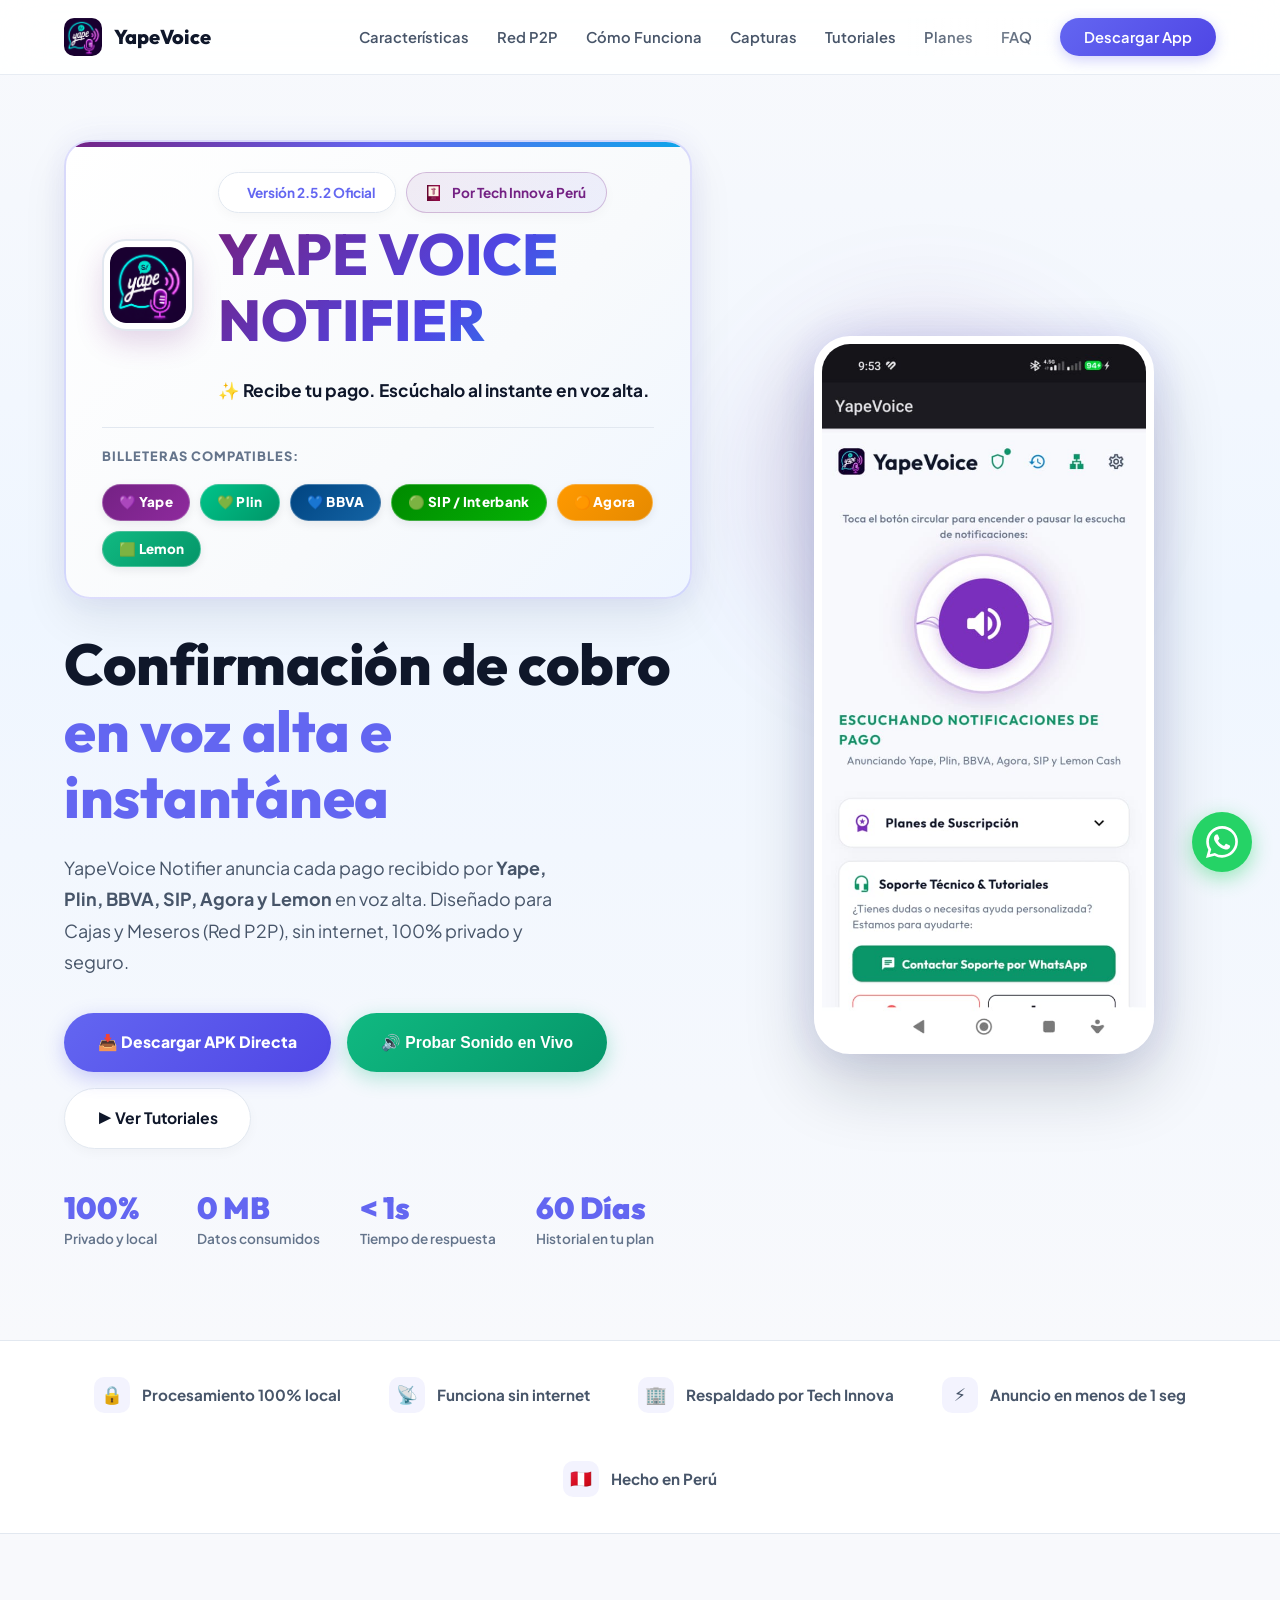
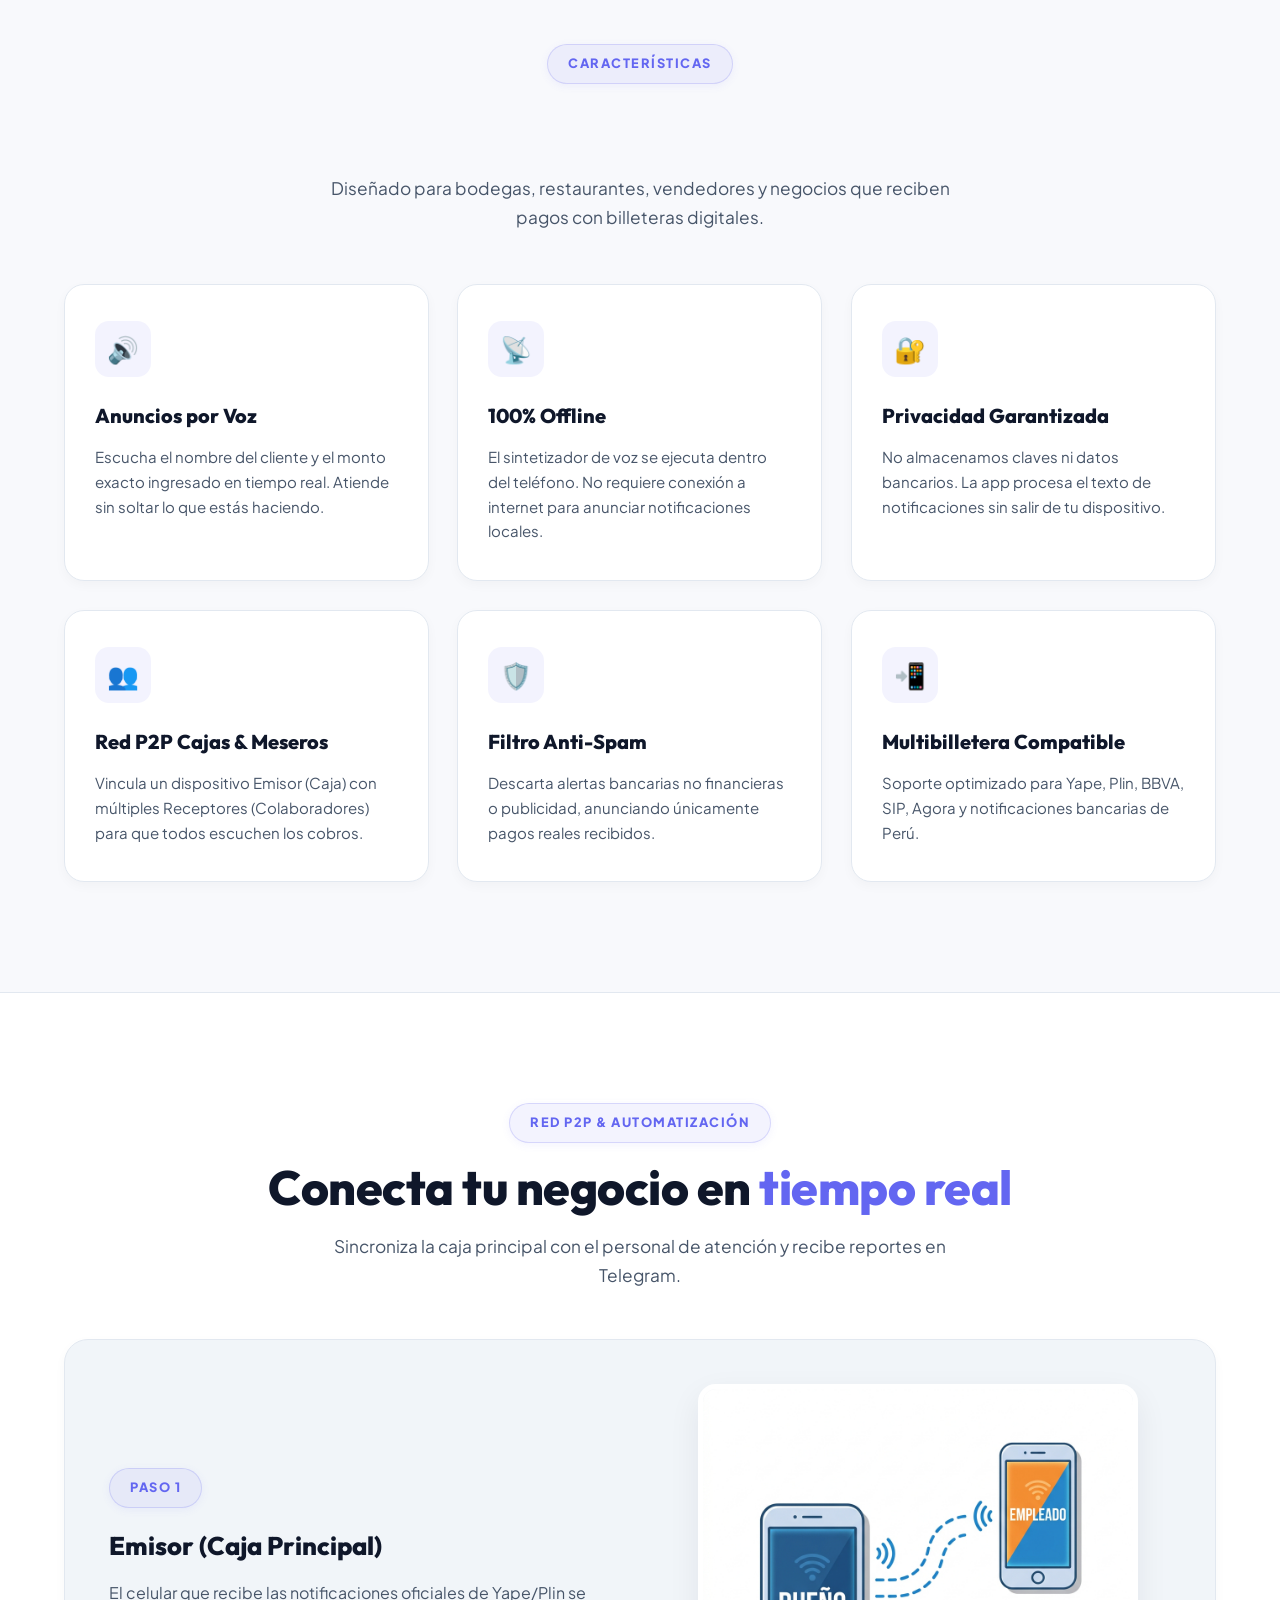
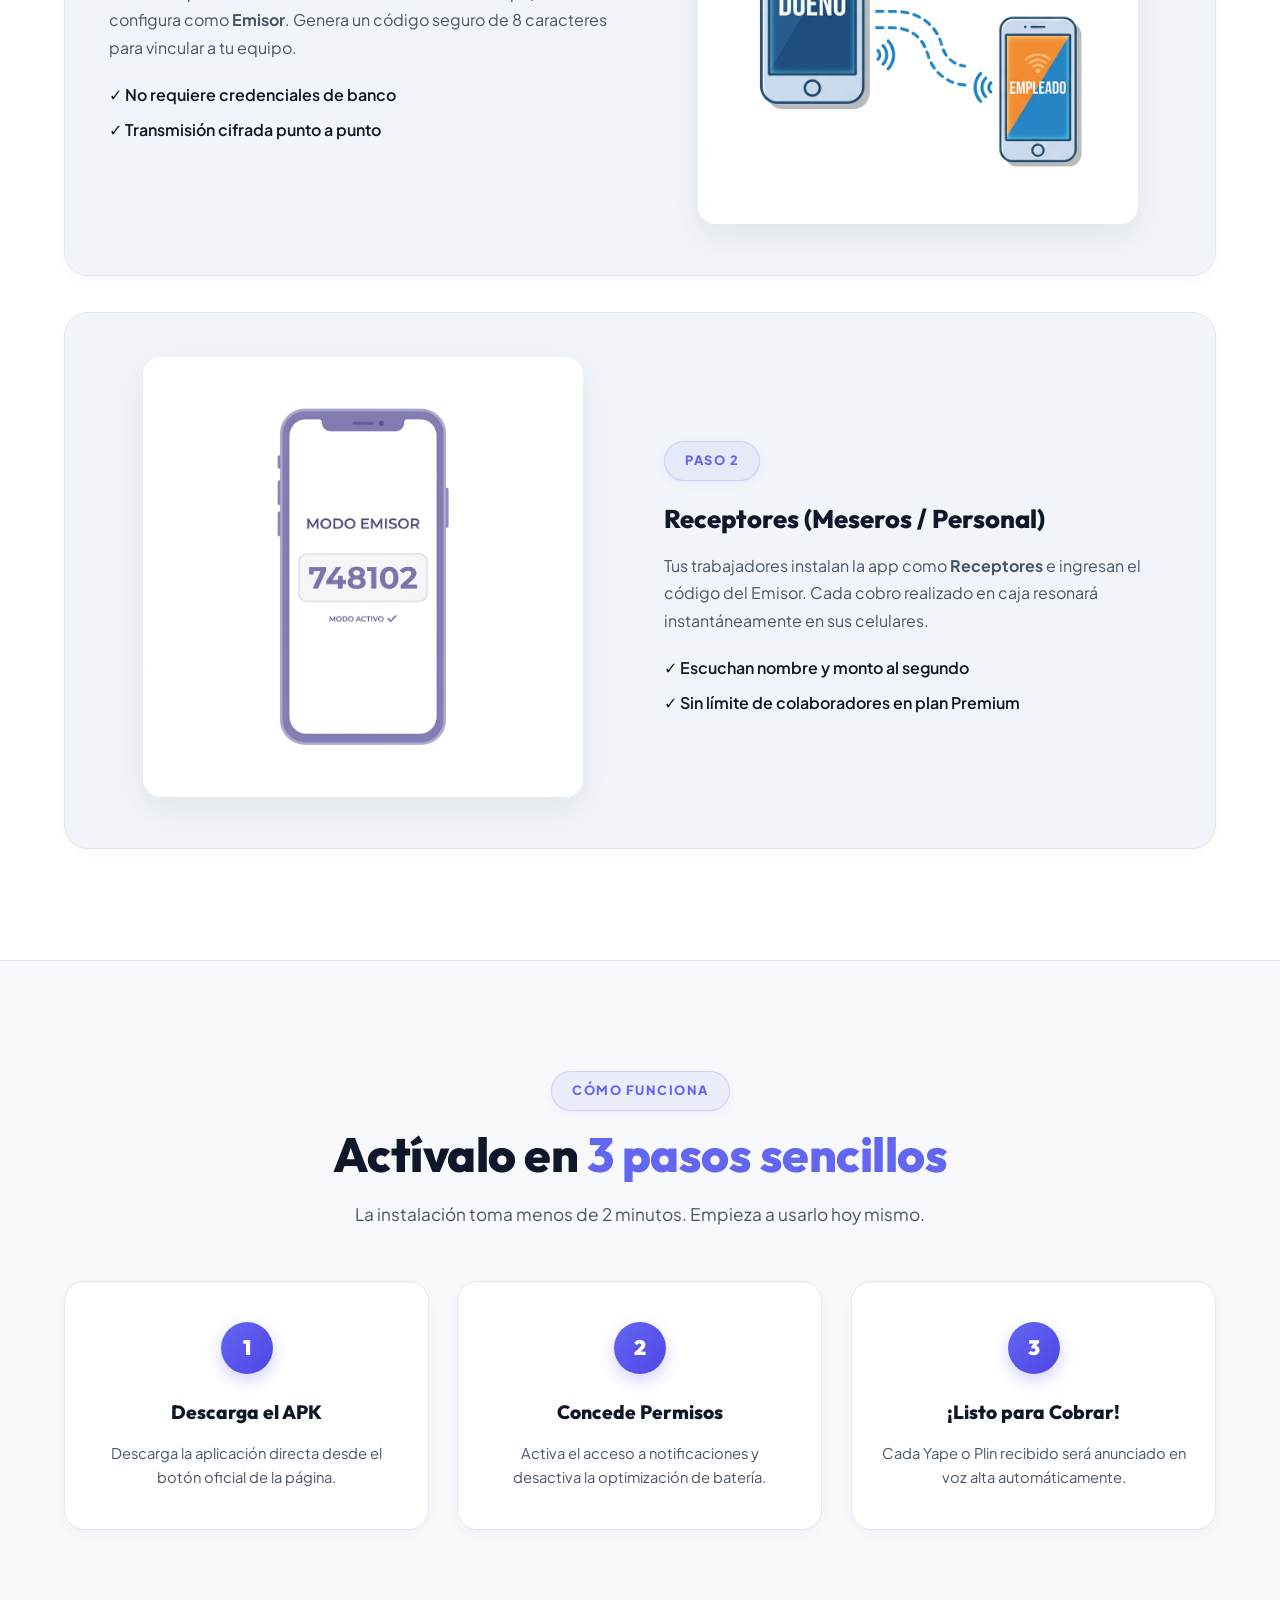
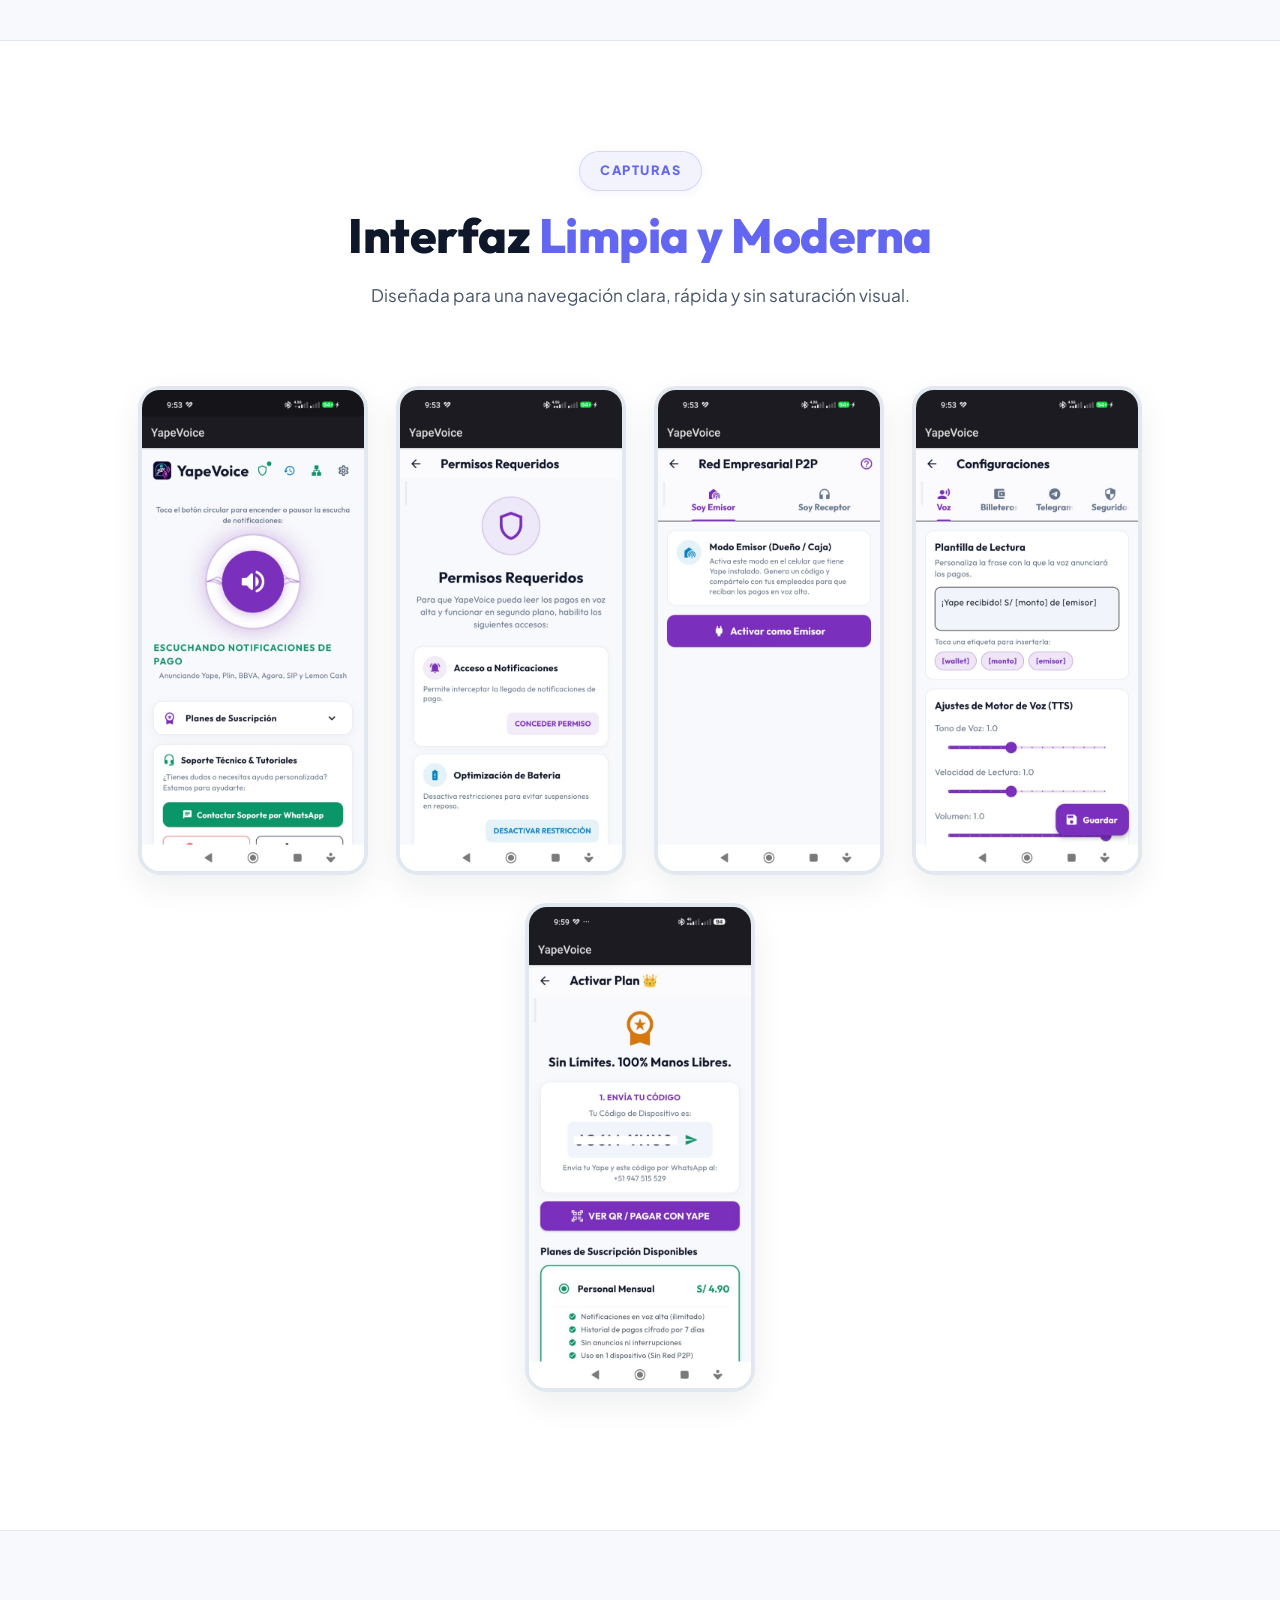
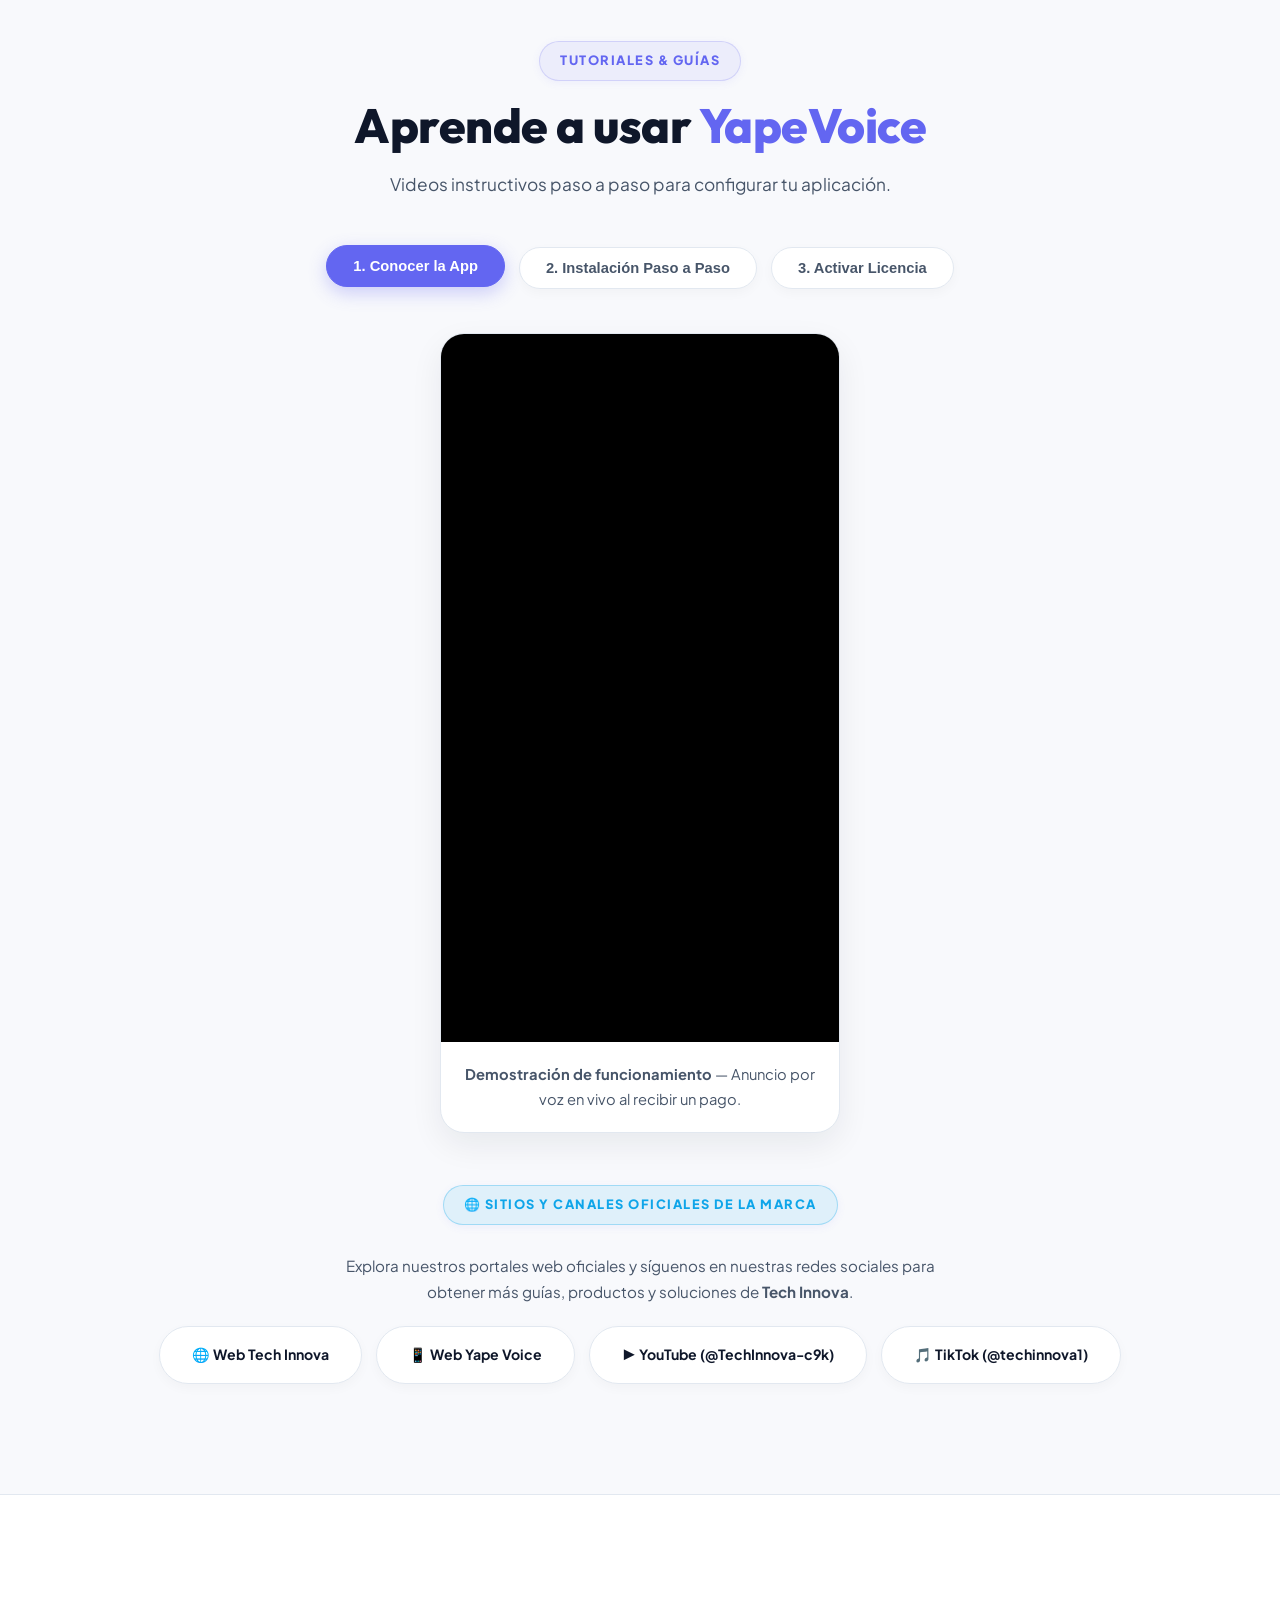
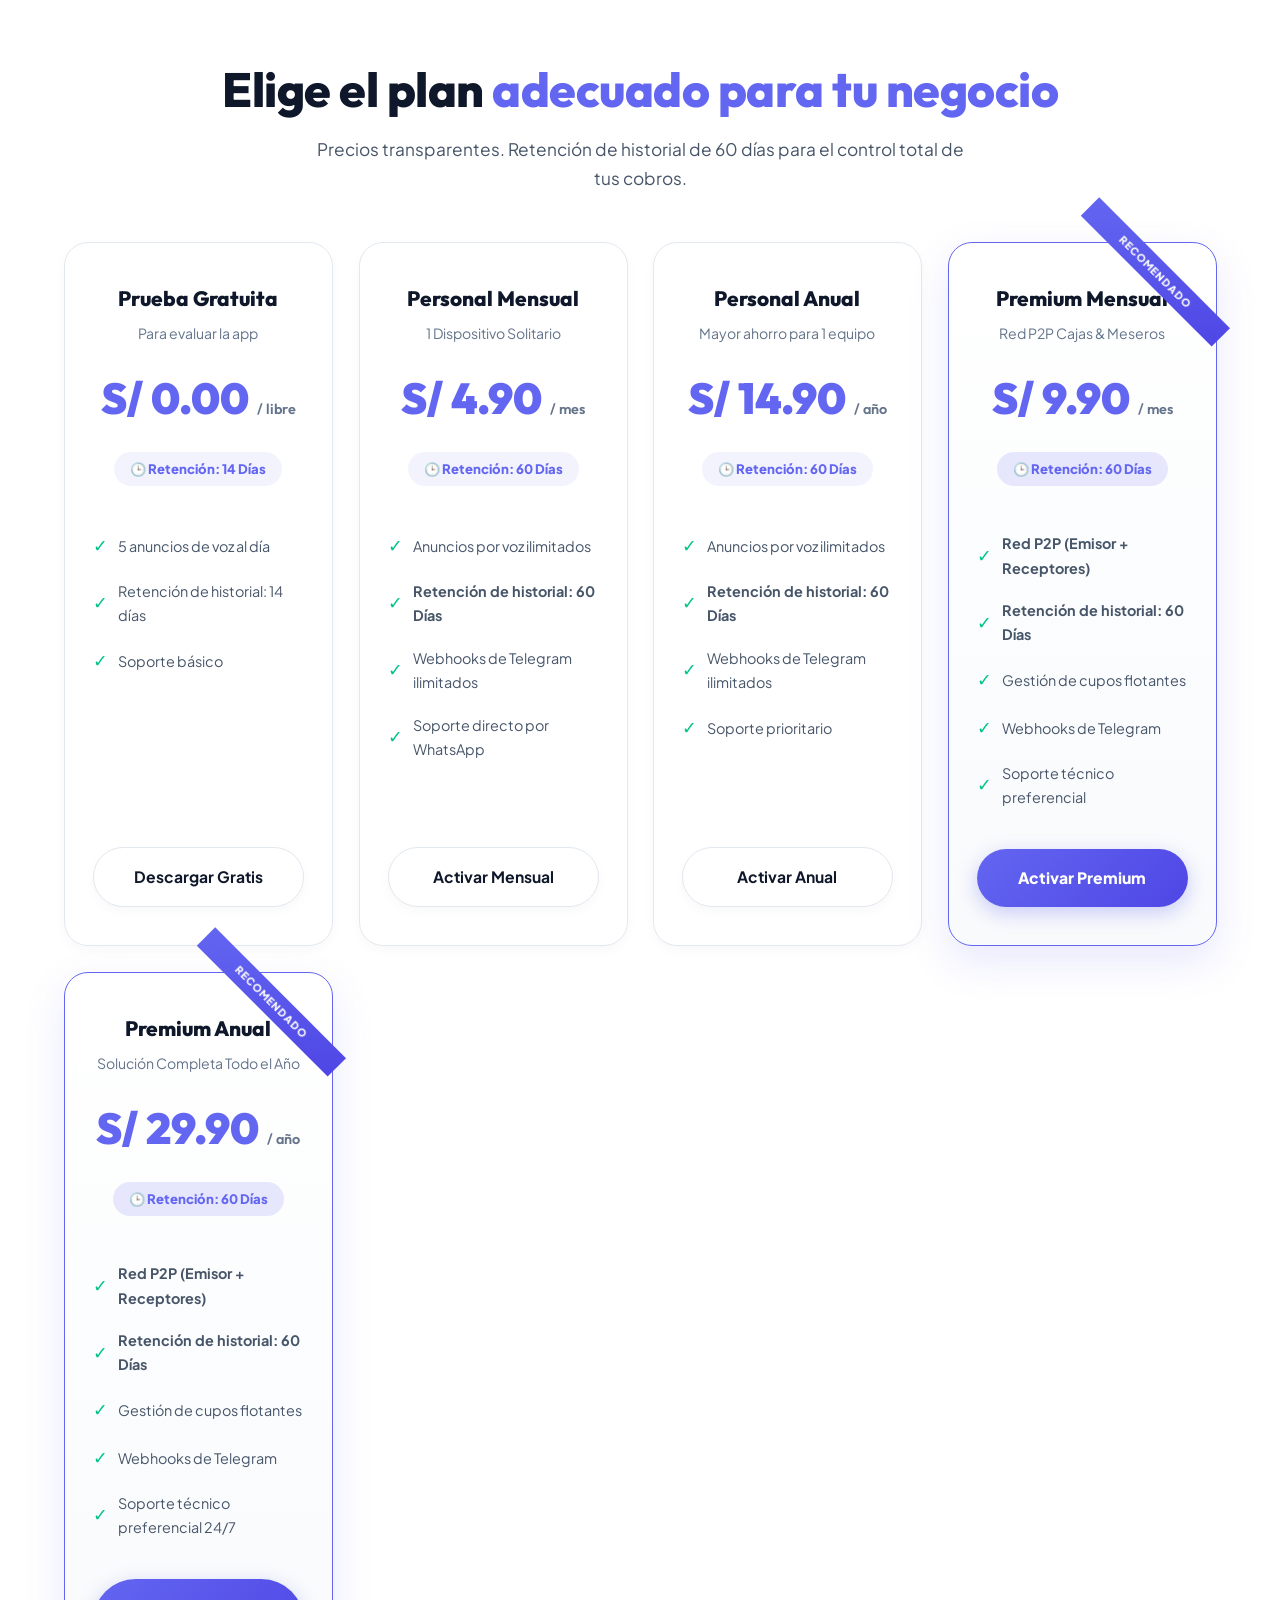
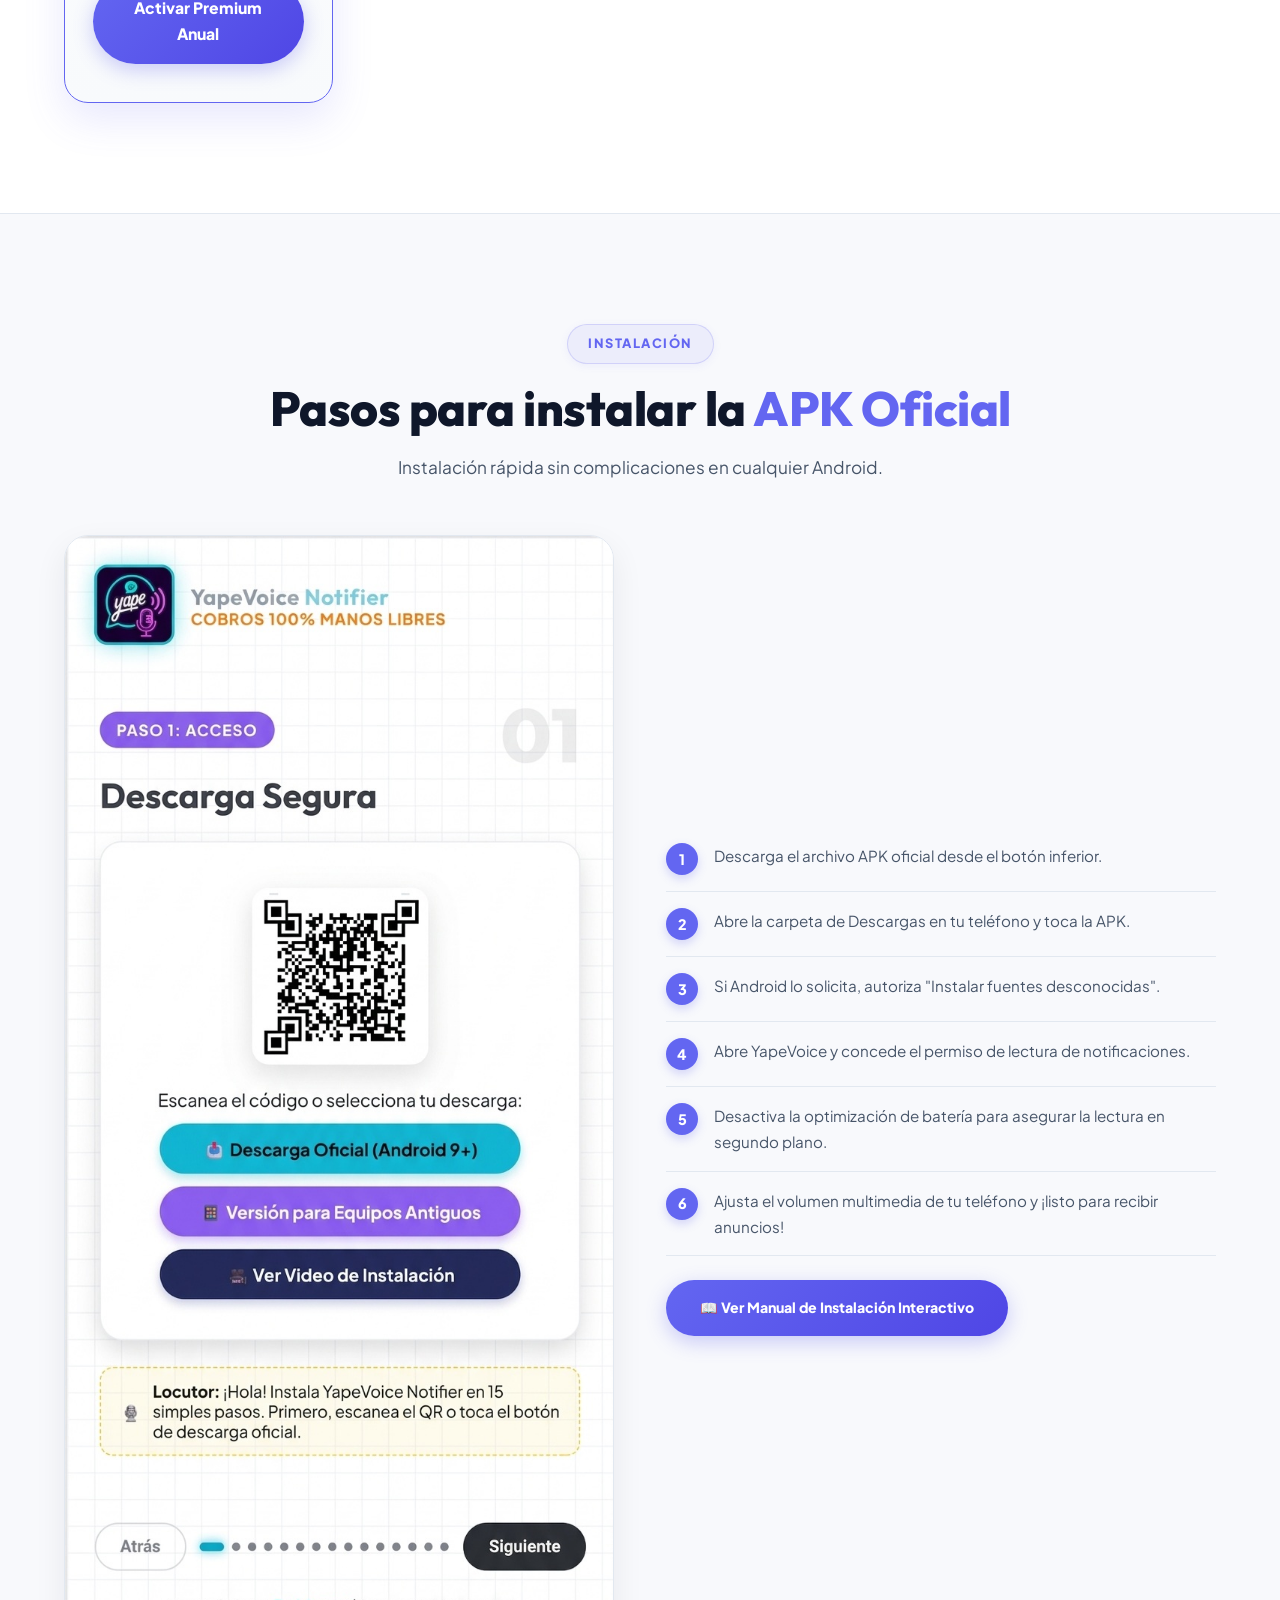
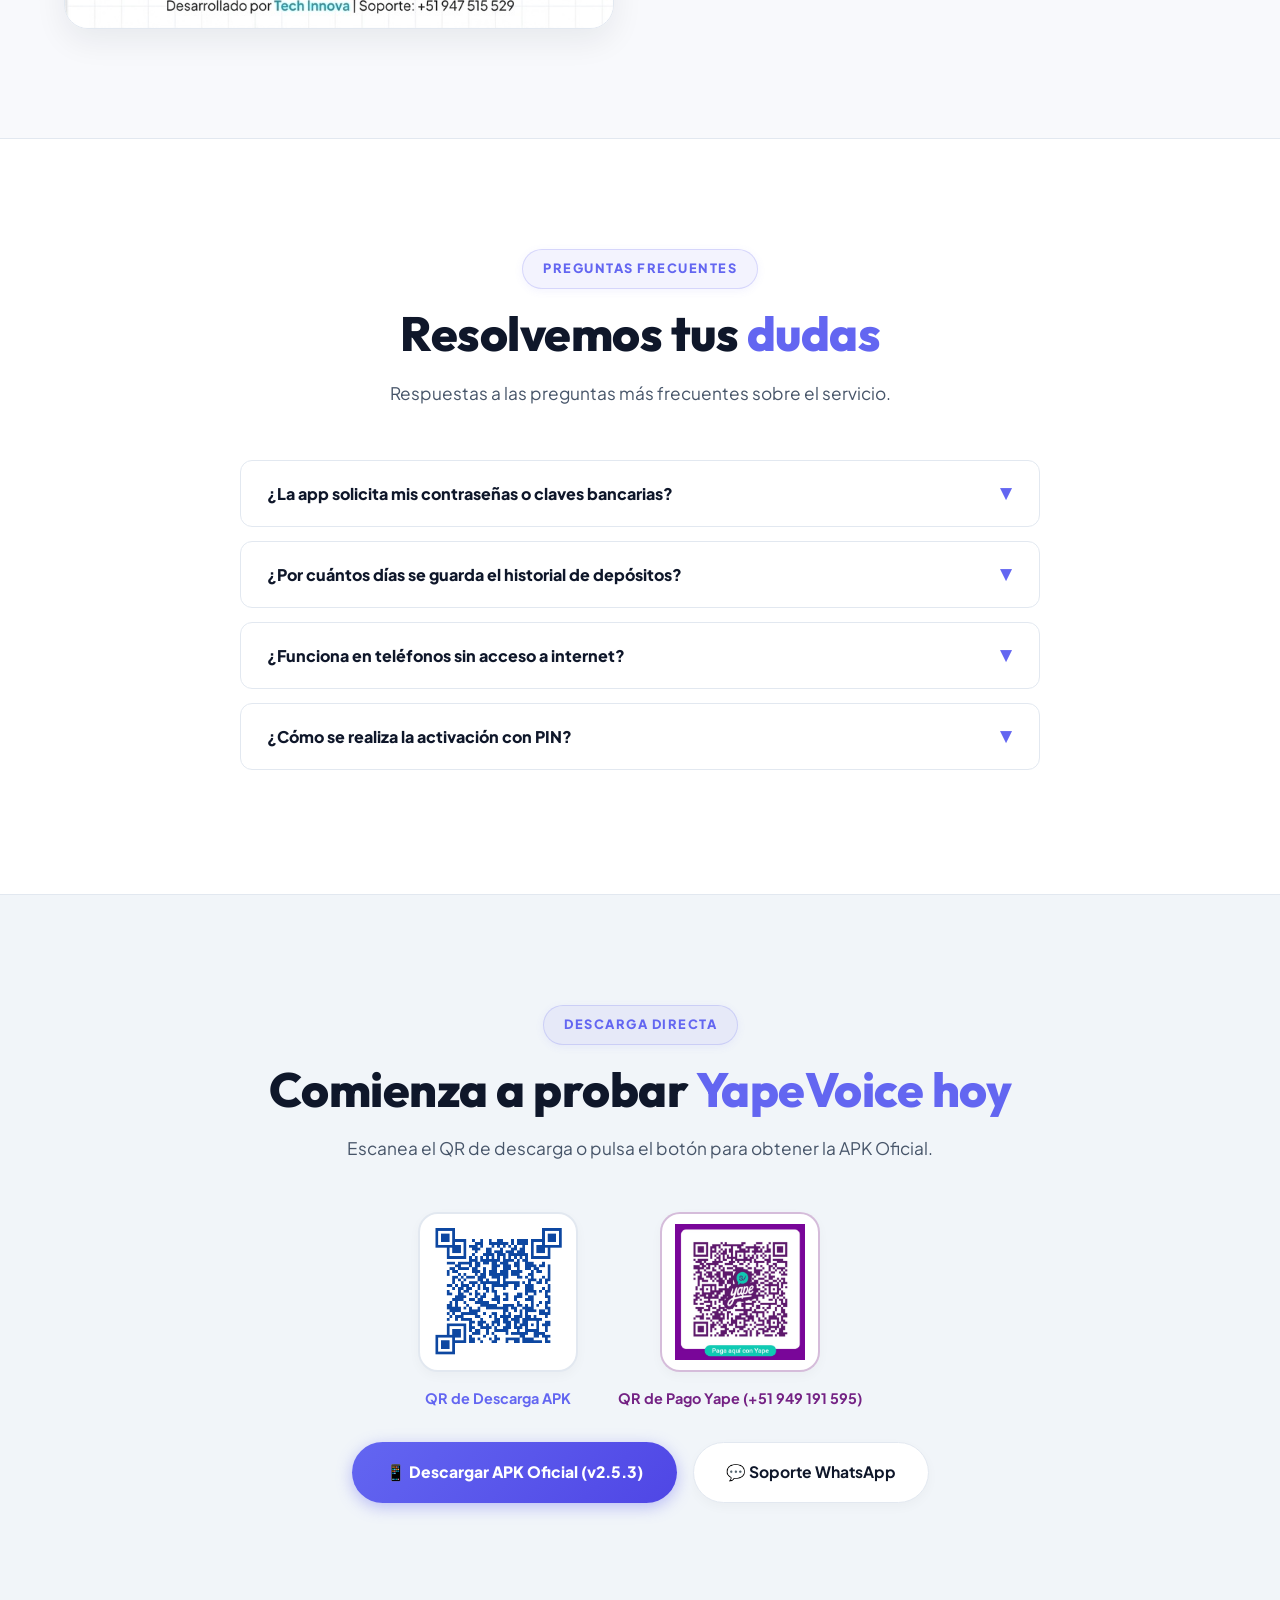
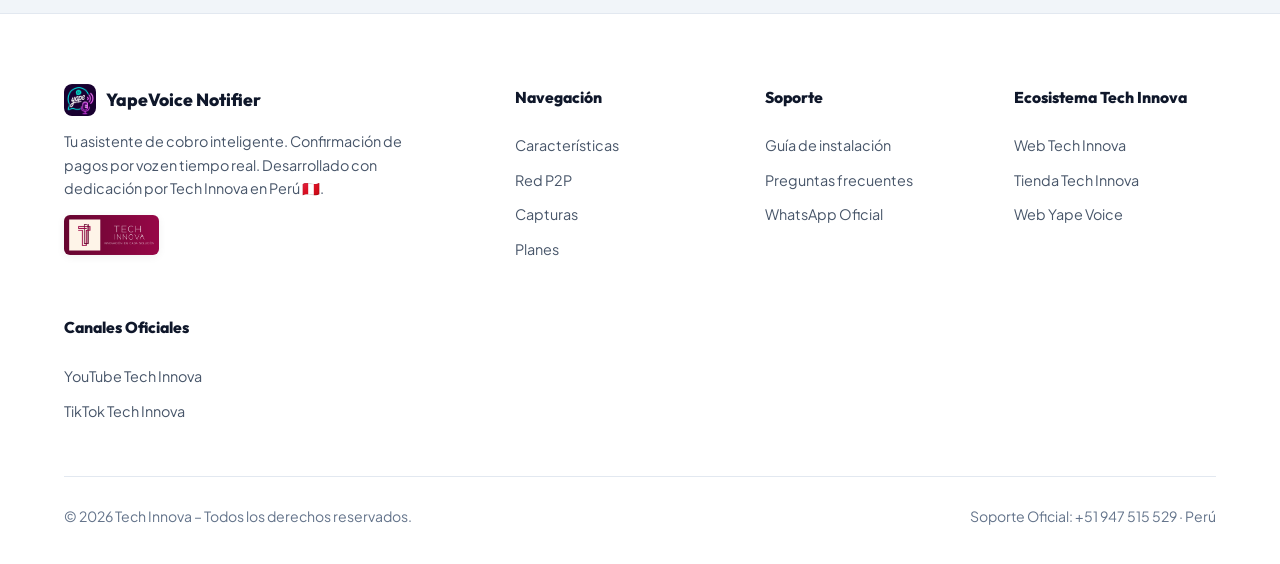
<file: index.html>
<!DOCTYPE html>
<html lang="es">
<head>
    <meta charset="UTF-8">
    <meta name="viewport" content="width=device-width, initial-scale=1.0">
    <title>YapeVoice Notifier – Tu asistente de cobro inteligente | Tech Innova</title>
    <meta name="description" content="YapeVoice Notifier avisa cada pago recibido por Yape y Plin en voz alta y en tiempo real. Sin internet, 100% privado. Descarga la app ahora.">
    <meta name="keywords" content="YapeVoice, Yape, Plin, notificador, pagos, voz, cobro, negocio, Perú, Tech Innova">
    <meta name="author" content="Tech Innova">

    <!-- Open Graph -->
    <meta property="og:title" content="YapeVoice Notifier – Cobros confirmados por voz">
    <meta property="og:description" content="Escucha cada pago de Yape y Plin en voz alta. Sin internet, privado y seguro.">
    <meta property="og:image" content="assets/cover.png">
    <meta property="og:type" content="website">
    <meta property="og:url" content="https://techinnovareg-lgtm.github.io/YapeVoice-app/">

    <!-- Twitter Card -->
    <meta name="twitter:card" content="summary_large_image">
    <meta name="twitter:title" content="YapeVoice Notifier">
    <meta name="twitter:description" content="Escucha cada pago de Yape y Plin en voz alta.">
    <meta name="twitter:image" content="assets/cover.png">

    <!-- Favicon -->
    <link rel="icon" type="image/png" href="assets/Nueva versión/logo.png">

    <!-- Google Fonts -->
    <link rel="preconnect" href="https://fonts.googleapis.com">
    <link rel="preconnect" href="https://fonts.gstatic.com" crossorigin>
    <link href="https://fonts.googleapis.com/css2?family=Outfit:wght@400;500;600;700;800;900&family=Plus+Jakarta+Sans:wght@400;500;600;700;800&display=swap" rel="stylesheet">

    <style>
        /* ══════════════════════════════════════════════════════════════
           DESIGN SYSTEM – Dynamic & Modern Experience (v2.5)
           ══════════════════════════════════════════════════════════════ */
        *, *::before, *::after {
            box-sizing: border-box;
            margin: 0;
            padding: 0;
        }

        :root {
            --bg-body: #F8F9FC;
            --bg-surface: #FFFFFF;
            --bg-surface-alt: #F1F5F9;
            
            --border-light: #E2E8F0;
            --border-accent: rgba(99, 102, 241, 0.25);

            --text-main: #0F172A;
            --text-muted: #475569;
            --text-subtle: #64748B;

            --primary-indigo: #6366F1;
            --primary-purple: #742284;
            --primary-cyan: #0EA5E9;
            --primary-plin: #00C389;
            --primary-yape: #742284;

            --gradient-hero: linear-gradient(180deg, #F8F9FC 0%, #EFF6FF 45%, #F8F9FC 100%);
            --gradient-accent: linear-gradient(135deg, #6366F1 0%, #4F46E5 100%);
            --gradient-glow: radial-gradient(circle, rgba(99, 102, 241, 0.15) 0%, rgba(116, 34, 132, 0.08) 50%, transparent 70%);

            --radius: 20px;
            --radius-sm: 12px;
            --radius-pill: 100px;

            --shadow-sm: 0 4px 12px rgba(15, 23, 42, 0.03);
            --shadow-md: 0 12px 32px rgba(15, 23, 42, 0.07);
            --shadow-lg: 0 24px 48px rgba(15, 23, 42, 0.12);
            --shadow-glow: 0 0 35px rgba(99, 102, 241, 0.25);
            
            --transition: 0.35s cubic-bezier(0.16, 1, 0.3, 1);
        }

        html {
            scroll-behavior: smooth;
            font-size: 16px;
        }

        body {
            font-family: 'Plus Jakarta Sans', system-ui, -apple-system, sans-serif;
            background-color: var(--bg-body);
            color: var(--text-main);
            line-height: 1.7;
            overflow-x: hidden;
            -webkit-font-smoothing: antialiased;
        }

        /* ── Scroll Animations (SCROLL REVEAL ENGINE) ──────────────── */
        .reveal {
            opacity: 0;
            transform: translateY(35px);
            transition: opacity 0.8s cubic-bezier(0.16, 1, 0.3, 1), transform 0.8s cubic-bezier(0.16, 1, 0.3, 1);
            will-change: opacity, transform;
        }

        .reveal-left {
            opacity: 0;
            transform: translateX(-40px);
            transition: opacity 0.8s cubic-bezier(0.16, 1, 0.3, 1), transform 0.8s cubic-bezier(0.16, 1, 0.3, 1);
            will-change: opacity, transform;
        }

        .reveal-right {
            opacity: 0;
            transform: translateX(40px);
            transition: opacity 0.8s cubic-bezier(0.16, 1, 0.3, 1), transform 0.8s cubic-bezier(0.16, 1, 0.3, 1);
            will-change: opacity, transform;
        }

        .reveal-scale {
            opacity: 0;
            transform: scale(0.92);
            transition: opacity 0.8s cubic-bezier(0.16, 1, 0.3, 1), transform 0.8s cubic-bezier(0.16, 1, 0.3, 1);
            will-change: opacity, transform;
        }

        .reveal.active, .reveal-left.active, .reveal-right.active, .reveal-scale.active {
            opacity: 1;
            transform: translateY(0) translateX(0) scale(1);
        }

        /* Stagger Delays */
        .delay-1 { transition-delay: 0.1s; }
        .delay-2 { transition-delay: 0.2s; }
        .delay-3 { transition-delay: 0.3s; }
        .delay-4 { transition-delay: 0.4s; }

        /* ── Typography ────────────────────────────────────────────── */
        h1, h2, h3, h4, .font-heading {
            font-family: 'Outfit', sans-serif;
            color: var(--text-main);
        }

        .container {
            max-width: 1200px;
            margin: 0 auto;
            padding: 0 24px;
        }

        .section-badge {
            display: inline-flex;
            align-items: center;
            gap: 8px;
            font-size: 0.8rem;
            font-weight: 800;
            text-transform: uppercase;
            letter-spacing: 1.5px;
            padding: 8px 20px;
            border-radius: var(--radius-pill);
            background: rgba(99, 102, 241, 0.08);
            border: 1px solid rgba(99, 102, 241, 0.2);
            color: var(--primary-indigo);
            margin-bottom: 16px;
            box-shadow: 0 2px 8px rgba(99, 102, 241, 0.08);
        }

        .section-badge .pulse-green-dot {
            width: 8px;
            height: 8px;
            border-radius: 50%;
            background-color: var(--primary-plin);
            box-shadow: 0 0 0 0 rgba(0, 195, 137, 0.7);
            animation: pulseGreen 2s infinite;
        }

        @keyframes pulseGreen {
            0% { transform: scale(0.95); box-shadow: 0 0 0 0 rgba(0, 195, 137, 0.7); }
            70% { transform: scale(1.1); box-shadow: 0 0 0 8px rgba(0, 195, 137, 0); }
            100% { transform: scale(0.95); box-shadow: 0 0 0 0 rgba(0, 195, 137, 0); }
        }

        .section-title {
            font-size: clamp(2.1rem, 4.5vw, 3rem);
            font-weight: 800;
            line-height: 1.2;
            margin-bottom: 16px;
            color: var(--text-main);
            letter-spacing: -0.5px;
        }

        .section-subtitle {
            font-size: 1.08rem;
            color: var(--text-muted);
            max-width: 660px;
            margin: 0 auto 48px;
            line-height: 1.7;
        }

        .text-indigo { color: var(--primary-indigo); }
        .text-purple { color: var(--primary-purple); }
        .text-plin { color: var(--primary-plin); }
        .text-center { text-align: center; }

        /* ── Navigation ────────────────────────────────────────────── */
        .navbar {
            position: fixed;
            top: 0;
            left: 0;
            right: 0;
            z-index: 1000;
            padding: 18px 0;
            background: rgba(255, 255, 255, 0.88);
            backdrop-filter: blur(20px);
            -webkit-backdrop-filter: blur(20px);
            border-bottom: 1px solid rgba(226, 232, 240, 0.8);
            transition: var(--transition);
        }

        .navbar.scrolled {
            padding: 12px 0;
            box-shadow: 0 8px 30px rgba(15, 23, 42, 0.08);
            background: rgba(255, 255, 255, 0.96);
        }

        .navbar .container {
            display: flex;
            align-items: center;
            justify-content: space-between;
        }

        .nav-brand {
            display: flex;
            align-items: center;
            gap: 12px;
            text-decoration: none;
            color: var(--text-main);
        }

        .nav-brand img {
            width: 38px;
            height: 38px;
            border-radius: 10px;
            object-fit: contain;
            transition: var(--transition);
        }

        .nav-brand:hover img {
            transform: rotate(-6deg) scale(1.08);
        }

        .nav-brand span {
            font-family: 'Outfit', sans-serif;
            font-weight: 800;
            font-size: 1.25rem;
            color: var(--text-main);
        }

        .nav-links {
            display: flex;
            gap: 28px;
            align-items: center;
            list-style: none;
        }

        .nav-links a {
            color: var(--text-muted);
            text-decoration: none;
            font-size: 0.92rem;
            font-weight: 600;
            transition: var(--transition);
            position: relative;
        }

        .nav-links a::after {
            content: '';
            position: absolute;
            bottom: -4px;
            left: 0; width: 0; height: 2px;
            background: var(--primary-indigo);
            transition: var(--transition);
            border-radius: 2px;
        }

        .nav-links a:hover {
            color: var(--primary-indigo);
        }

        .nav-links a:hover::after {
            width: 100%;
        }

        .nav-cta {
            padding: 10px 24px;
            border-radius: var(--radius-pill);
            font-size: 0.88rem;
            font-weight: 700;
            text-decoration: none;
            color: #FFFFFF !important;
            background: var(--gradient-accent);
            box-shadow: 0 4px 14px rgba(99, 102, 241, 0.3);
            transition: var(--transition);
            position: relative;
            overflow: hidden;
        }

        .nav-cta::before {
            content: '';
            position: absolute;
            top: 0; left: -100%; width: 100%; height: 100%;
            background: linear-gradient(90deg, transparent, rgba(255,255,255,0.3), transparent);
            transition: 0.5s;
        }

        .nav-cta:hover::before {
            left: 100%;
        }

        .nav-cta:hover {
            transform: translateY(-2px);
            box-shadow: 0 8px 24px rgba(99, 102, 241, 0.45);
        }

        .nav-toggle {
            display: none;
            background: none;
            border: none;
            color: var(--text-main);
            font-size: 1.6rem;
            cursor: pointer;
            padding: 4px;
        }

        @media (max-width: 840px) {
            .nav-links {
                display: none;
                flex-direction: column;
                position: absolute;
                top: 100%;
                left: 0;
                right: 0;
                background: #FFFFFF;
                padding: 28px;
                gap: 18px;
                border-bottom: 1px solid var(--border-light);
                box-shadow: var(--shadow-md);
            }
            .nav-links.active { display: flex; }
            .nav-toggle { display: block; }
        }

        /* ── APP MAIN BANNER ───────────────────────────────────────── */
        .app-main-banner {
            background: linear-gradient(135deg, #FFFFFF 0%, #F8FAFC 60%, #EFF6FF 100%);
            border: 2px solid rgba(99, 102, 241, 0.22);
            border-radius: 26px;
            padding: 30px 36px;
            box-shadow: 0 20px 45px rgba(15, 23, 42, 0.08), 0 0 30px rgba(99, 102, 241, 0.08);
            margin-bottom: 32px;
            position: relative;
            overflow: hidden;
            text-align: left;
            transition: var(--transition);
        }

        .app-main-banner:hover {
            border-color: rgba(99, 102, 241, 0.4);
            box-shadow: 0 25px 55px rgba(15, 23, 42, 0.11), 0 0 40px rgba(99, 102, 241, 0.12);
        }

        .app-main-banner::before {
            content: '';
            position: absolute;
            top: 0; left: 0; right: 0;
            height: 5px;
            background: linear-gradient(90deg, #742284 0%, #6366F1 50%, #0EA5E9 100%);
        }

        .app-banner-header {
            display: flex;
            align-items: center;
            gap: 24px;
            margin-bottom: 22px;
        }

        .app-banner-logo-wrapper {
            position: relative;
            flex-shrink: 0;
        }

        .app-banner-logo {
            width: 92px;
            height: 92px;
            border-radius: 24px;
            object-fit: contain;
            background: #FFFFFF;
            padding: 6px;
            border: 2px solid var(--border-light);
            box-shadow: 0 12px 28px rgba(116, 34, 132, 0.18);
            transition: var(--transition);
        }

        .app-main-banner:hover .app-banner-logo {
            transform: scale(1.05) rotate(-3deg);
        }

        .app-banner-meta-row {
            display: flex;
            align-items: center;
            gap: 10px;
            flex-wrap: wrap;
            margin-bottom: 8px;
        }

        .app-banner-title {
            font-family: 'Outfit', sans-serif;
            font-size: clamp(2rem, 4.2vw, 2.9rem);
            font-weight: 900;
            line-height: 1.1;
            background: linear-gradient(135deg, #742284 0%, #4F46E5 55%, #0EA5E9 100%);
            -webkit-background-clip: text;
            -webkit-text-fill-color: transparent;
            margin-bottom: 4px;
            letter-spacing: -0.5px;
        }

        .app-banner-tagline {
            font-size: 1.08rem;
            font-weight: 700;
            color: var(--text-main);
        }

        .app-banner-wallets {
            display: flex;
            align-items: center;
            gap: 16px;
            padding-top: 18px;
            border-top: 1px solid var(--border-light);
            flex-wrap: wrap;
        }

        .app-banner-wallets-label {
            font-size: 0.8rem;
            font-weight: 800;
            text-transform: uppercase;
            letter-spacing: 1px;
            color: var(--text-subtle);
        }

        /* Compatible Wallet Badge Pills */
        .wallet-pills-row {
            display: flex;
            align-items: center;
            gap: 10px;
            flex-wrap: wrap;
        }

        .wallet-pill {
            display: inline-flex;
            align-items: center;
            gap: 6px;
            padding: 6px 16px;
            border-radius: var(--radius-pill);
            font-size: 0.84rem;
            font-weight: 800;
            color: #FFFFFF;
            box-shadow: 0 3px 10px rgba(15, 23, 42, 0.08);
            transition: var(--transition);
            border: 1px solid rgba(255, 255, 255, 0.25);
            letter-spacing: 0.3px;
        }

        .wallet-pill:hover {
            transform: translateY(-2px) scale(1.05);
            box-shadow: 0 6px 18px rgba(15, 23, 42, 0.15);
        }

        .wallet-yape {
            background: linear-gradient(135deg, #742284 0%, #8E2A9D 100%);
        }

        .wallet-plin {
            background: linear-gradient(135deg, #00C389 0%, #009668 100%);
        }

        .wallet-bbva {
            background: linear-gradient(135deg, #004481 0%, #1464A5 100%);
        }

        .wallet-sip {
            background: linear-gradient(135deg, #008A00 0%, #05B305 100%);
        }

        .wallet-agora {
            background: linear-gradient(135deg, #FF9900 0%, #E68A00 100%);
        }

        .wallet-lemon {
            background: linear-gradient(135deg, #10B981 0%, #059669 100%);
        }

        @media (max-width: 640px) {
            .app-main-banner { padding: 22px 18px; }
            .app-banner-header { flex-direction: column; align-items: flex-start; gap: 14px; }
            .app-banner-logo { width: 76px; height: 76px; }
            .app-banner-wallets { justify-content: center; }
            .wallet-pills-row { justify-content: center; }
        }

        /* ── HERO & ANIMATED MOCKUP ───────────────────────────────── */
        .hero {
            min-height: 92vh;
            display: flex;
            align-items: center;
            padding: 140px 0 90px;
            background: var(--gradient-hero);
            position: relative;
            overflow: hidden;
        }

        /* Background Light Orbs */
        .hero::after {
            content: '';
            position: absolute;
            top: 20%; right: 10%;
            width: 450px; height: 450px;
            background: var(--gradient-glow);
            border-radius: 50%;
            pointer-events: none;
            filter: blur(40px);
            animation: pulseGlow 8s ease-in-out infinite alternate;
        }

        @keyframes pulseGlow {
            0% { transform: scale(1) translate(0, 0); opacity: 0.6; }
            50% { transform: scale(1.15) translate(-20px, 20px); opacity: 0.9; }
            100% { transform: scale(1) translate(0, 0); opacity: 0.6; }
        }

        .hero .container {
            display: grid;
            grid-template-columns: 1.15fr 0.85fr;
            gap: 60px;
            align-items: center;
            position: relative;
            z-index: 2;
        }

        .hero-badge {
            display: inline-flex;
            align-items: center;
            gap: 8px;
            padding: 8px 20px;
            border-radius: var(--radius-pill);
            background: #FFFFFF;
            border: 1px solid var(--border-light);
            box-shadow: var(--shadow-sm);
            font-size: 0.85rem;
            font-weight: 700;
            color: var(--primary-indigo);
            margin-bottom: 24px;
        }

        .hero h1 {
            font-size: clamp(2.4rem, 5.2vw, 3.6rem);
            font-weight: 800;
            line-height: 1.15;
            margin-bottom: 22px;
            color: var(--text-main);
            letter-spacing: -0.5px;
        }

        .hero-desc {
            font-size: 1.12rem;
            color: var(--text-muted);
            margin-bottom: 36px;
            max-width: 520px;
            line-height: 1.75;
        }

        .hero-actions {
            display: flex;
            gap: 16px;
            flex-wrap: wrap;
            margin-bottom: 44px;
        }

        .btn-primary {
            display: inline-flex;
            align-items: center;
            gap: 12px;
            padding: 16px 34px;
            border-radius: var(--radius-pill);
            font-size: 0.98rem;
            font-weight: 800;
            text-decoration: none;
            color: #FFFFFF;
            background: var(--gradient-accent);
            box-shadow: 0 6px 20px rgba(99, 102, 241, 0.32);
            transition: var(--transition);
            border: none;
            cursor: pointer;
            position: relative;
            overflow: hidden;
        }

        .btn-primary:hover {
            transform: translateY(-3px);
            box-shadow: 0 12px 28px rgba(99, 102, 241, 0.45);
        }

        .btn-secondary {
            display: inline-flex;
            align-items: center;
            gap: 12px;
            padding: 16px 32px;
            border-radius: var(--radius-pill);
            font-size: 0.98rem;
            font-weight: 700;
            text-decoration: none;
            color: var(--text-main);
            background: #FFFFFF;
            border: 1px solid var(--border-light);
            box-shadow: var(--shadow-sm);
            transition: var(--transition);
            cursor: pointer;
        }

        .btn-secondary:hover {
            border-color: var(--primary-indigo);
            color: var(--primary-indigo);
            transform: translateY(-3px);
            box-shadow: var(--shadow-md);
        }

        /* Hero Live Sound Test Button */
        .btn-sound-demo {
            background: linear-gradient(135deg, #10B981 0%, #059669 100%);
            color: #FFFFFF;
            box-shadow: 0 6px 20px rgba(16, 185, 129, 0.3);
            border: none;
        }
        .btn-sound-demo:hover {
            transform: translateY(-3px);
            box-shadow: 0 12px 28px rgba(16, 185, 129, 0.45);
        }

        .hero-stats {
            display: flex;
            gap: 40px;
        }

        .stat-number {
            font-family: 'Outfit', sans-serif;
            font-size: 1.9rem;
            font-weight: 900;
            color: var(--primary-indigo);
            line-height: 1;
            margin-bottom: 4px;
        }

        .stat-label {
            font-size: 0.85rem;
            font-weight: 600;
            color: var(--text-subtle);
        }

        /* Dynamic Phone Mockup Container */
        .hero-visual {
            position: relative;
            display: flex;
            justify-content: center;
        }

        .hero-phone-wrapper {
            position: relative;
            animation: floatHero 6s ease-in-out infinite;
        }

        @keyframes floatHero {
            0% { transform: translateY(0px) rotate(0deg); }
            50% { transform: translateY(-14px) rotate(0.8deg); }
            100% { transform: translateY(0px) rotate(0deg); }
        }

        .hero-phone {
            width: 100%;
            max-width: 340px;
            margin: 0 auto;
            border-radius: 36px;
            overflow: hidden;
            box-shadow: 0 30px 70px rgba(15, 23, 42, 0.2), 0 0 40px rgba(99, 102, 241, 0.15);
            border: 8px solid #FFFFFF;
            background: #FFFFFF;
            position: relative;
            transition: var(--transition);
        }

        .hero-phone img {
            width: 100%;
            display: block;
        }

        /* Interactive Notification Sound Toast Overlay */
        .demo-toast {
            position: absolute;
            top: 20px; left: 16px; right: 16px;
            background: rgba(255, 255, 255, 0.96);
            backdrop-filter: blur(12px);
            border-radius: 18px;
            padding: 14px 18px;
            border: 1.5px solid var(--primary-purple);
            box-shadow: 0 12px 30px rgba(116, 34, 132, 0.25);
            display: flex;
            align-items: center;
            gap: 12px;
            transform: translateY(-120%);
            opacity: 0;
            transition: all 0.45s cubic-bezier(0.175, 0.885, 0.32, 1.275);
            z-index: 10;
            pointer-events: none;
        }

        .demo-toast.active {
            transform: translateY(0);
            opacity: 1;
        }

        .demo-toast-icon {
            width: 38px; height: 38px;
            border-radius: 12px;
            background: #742284;
            color: #FFFFFF;
            display: flex; align-items: center; justify-content: center;
            font-size: 1.2rem;
            flex-shrink: 0;
        }

        .demo-toast-title {
            font-weight: 800;
            font-size: 0.88rem;
            color: #742284;
            margin-bottom: 2px;
        }

        .demo-toast-text {
            font-size: 0.82rem;
            color: var(--text-main);
            font-weight: 600;
        }

        @media (max-width: 840px) {
            .hero .container { grid-template-columns: 1fr; text-align: center; }
            .hero-desc { margin: 0 auto 36px; }
            .hero-actions { justify-content: center; }
            .hero-stats { justify-content: center; }
            .hero-phone { max-width: 270px; }
        }

        /* ── TRUST BAR ─────────────────────────────────────────────── */
        .trust-bar {
            padding: 36px 0;
            background: #FFFFFF;
            border-top: 1px solid var(--border-light);
            border-bottom: 1px solid var(--border-light);
        }

        .trust-items {
            display: flex;
            justify-content: center;
            gap: 48px;
            flex-wrap: wrap;
            align-items: center;
        }

        .trust-item {
            display: flex;
            align-items: center;
            gap: 12px;
            color: var(--text-muted);
            font-size: 0.95rem;
            font-weight: 700;
            transition: var(--transition);
        }

        .trust-item:hover {
            color: var(--primary-indigo);
            transform: translateY(-2px);
        }

        .trust-icon-box {
            width: 36px; height: 36px;
            border-radius: 10px;
            background: rgba(99, 102, 241, 0.08);
            display: flex; align-items: center; justify-content: center;
            font-size: 1.1rem;
        }

        /* ── FEATURES ──────────────────────────────────────────────── */
        .features {
            padding: 110px 0;
            background: var(--bg-body);
        }

        .features-grid {
            display: grid;
            grid-template-columns: repeat(auto-fit, minmax(290px, 1fr));
            gap: 28px;
            margin-top: 52px;
        }

        .feature-card {
            background: #FFFFFF;
            border: 1px solid var(--border-light);
            border-radius: var(--radius);
            padding: 36px 30px;
            transition: var(--transition);
            box-shadow: var(--shadow-sm);
            position: relative;
            overflow: hidden;
            text-align: left;
        }

        .feature-card::before {
            content: '';
            position: absolute;
            top: 0; left: 0; width: 4px; height: 0;
            background: var(--gradient-accent);
            transition: var(--transition);
        }

        .feature-card:hover {
            transform: translateY(-8px);
            box-shadow: var(--shadow-md);
            border-color: rgba(99, 102, 241, 0.3);
        }

        .feature-card:hover::before {
            height: 100%;
        }

        .feature-icon {
            width: 56px;
            height: 56px;
            border-radius: 14px;
            display: flex;
            align-items: center;
            justify-content: center;
            font-size: 1.6rem;
            margin-bottom: 22px;
            background: rgba(99, 102, 241, 0.08);
            color: var(--primary-indigo);
            transition: var(--transition);
        }

        .feature-card:hover .feature-icon {
            transform: scale(1.1) rotate(6deg);
            background: var(--primary-indigo);
            color: #FFFFFF;
        }

        .feature-card h3 {
            font-size: 1.25rem;
            font-weight: 800;
            margin-bottom: 12px;
        }

        .feature-card p {
            font-size: 0.94rem;
            color: var(--text-muted);
            line-height: 1.65;
        }

        /* ── RED P2P & TELEGRAM ────────────────────────────────────── */
        .p2p-telegram {
            padding: 110px 0;
            background: #FFFFFF;
            border-top: 1px solid var(--border-light);
            border-bottom: 1px solid var(--border-light);
        }

        .p2p-step-box {
            background: var(--bg-surface-alt);
            border: 1px solid var(--border-light);
            border-radius: 24px;
            padding: 44px;
            margin-top: 36px;
            display: grid;
            grid-template-columns: 1fr 1fr;
            gap: 48px;
            align-items: center;
            transition: var(--transition);
            box-shadow: var(--shadow-sm);
        }

        .p2p-step-box:hover {
            box-shadow: var(--shadow-md);
            border-color: rgba(99, 102, 241, 0.25);
        }

        .p2p-step-box.reverse {
            direction: rtl;
        }
        .p2p-step-box.reverse > * {
            direction: ltr;
        }

        .p2p-step-box img {
            max-width: 100%;
            max-height: 440px;
            border-radius: 18px;
            box-shadow: var(--shadow-md);
            border: 5px solid #FFFFFF;
            transition: var(--transition);
        }

        .p2p-step-box:hover img {
            transform: scale(1.03);
            box-shadow: var(--shadow-lg);
        }

        @media (max-width: 840px) {
            .p2p-step-box { grid-template-columns: 1fr; text-align: center; padding: 28px; }
            .p2p-step-box.reverse { direction: ltr; }
        }

        /* ── CÓMO FUNCIONA ─────────────────────────────────────────── */
        .how-it-works {
            padding: 110px 0;
            background: var(--bg-body);
        }

        .steps-grid {
            display: grid;
            grid-template-columns: repeat(auto-fit, minmax(270px, 1fr));
            gap: 28px;
            margin-top: 52px;
        }

        .step-card {
            background: #FFFFFF;
            border: 1px solid var(--border-light);
            border-radius: var(--radius);
            padding: 40px 28px;
            text-align: center;
            box-shadow: var(--shadow-sm);
            transition: var(--transition);
            position: relative;
        }

        .step-card:hover {
            transform: translateY(-8px);
            box-shadow: var(--shadow-md);
            border-color: var(--primary-indigo);
        }

        .step-number {
            width: 52px;
            height: 52px;
            border-radius: 50%;
            margin: 0 auto 22px;
            display: flex;
            align-items: center;
            justify-content: center;
            font-family: 'Outfit', sans-serif;
            font-size: 1.3rem;
            font-weight: 900;
            background: var(--gradient-accent);
            color: #FFFFFF;
            box-shadow: 0 6px 16px rgba(99, 102, 241, 0.3);
            transition: var(--transition);
        }

        .step-card:hover .step-number {
            transform: scale(1.15) rotate(360deg);
        }

        .step-card h3 {
            font-size: 1.2rem;
            font-weight: 800;
            margin-bottom: 12px;
        }

        .step-card p {
            font-size: 0.92rem;
            color: var(--text-muted);
            line-height: 1.65;
        }

        /* ── CAPTURAS ──────────────────────────────────────────────── */
        .screenshots {
            padding: 110px 0;
            background: #FFFFFF;
            border-top: 1px solid var(--border-light);
            border-bottom: 1px solid var(--border-light);
        }

        .screenshots-scroll {
            display: flex;
            justify-content: center;
            flex-wrap: wrap;
            gap: 28px;
            padding: 28px 0;
        }

        .screenshot-item {
            flex: 0 1 230px;
            border-radius: 22px;
            overflow: hidden;
            border: 4px solid var(--border-light);
            box-shadow: var(--shadow-md);
            transition: var(--transition);
            cursor: pointer;
            position: relative;
        }

        .screenshot-item:hover {
            transform: scale(1.06) translateY(-6px);
            border-color: var(--primary-indigo);
            box-shadow: var(--shadow-lg);
        }

        .screenshot-item img {
            width: 100%;
            display: block;
        }

        /* ── TUTORIALES (YOUTUBE & TIKTOK) ─────────────────────────── */
        .videos {
            padding: 110px 0;
            background: var(--bg-body);
        }

        .video-tabs {
            display: flex;
            gap: 14px;
            justify-content: center;
            flex-wrap: wrap;
            margin-bottom: 44px;
        }

        .video-tab {
            padding: 12px 26px;
            border-radius: var(--radius-pill);
            font-size: 0.92rem;
            font-weight: 700;
            background: #FFFFFF;
            border: 1px solid var(--border-light);
            color: var(--text-muted);
            cursor: pointer;
            transition: var(--transition);
            box-shadow: var(--shadow-sm);
        }

        .video-tab.active, .video-tab:hover {
            background: var(--primary-indigo);
            color: #FFFFFF;
            border-color: var(--primary-indigo);
            box-shadow: 0 6px 18px rgba(99, 102, 241, 0.3);
            transform: translateY(-2px);
        }

        .video-container {
            max-width: 400px;
            width: 100%;
            margin: 0 auto;
            border-radius: 24px;
            overflow: hidden;
            background: #FFFFFF;
            border: 1px solid var(--border-light);
            box-shadow: var(--shadow-md);
            transition: var(--transition);
        }

        .video-container:hover {
            box-shadow: var(--shadow-lg);
        }

        .video-wrapper {
            position: relative;
            padding-bottom: 177.78%;
            height: 0;
            background: #000;
        }

        .video-wrapper iframe {
            position: absolute;
            top: 0; left: 0; width: 100%; height: 100%; border: 0;
        }

        .video-panel { display: none; }
        .video-panel.active { display: block; }
        .video-caption {
            padding: 20px;
            font-size: 0.92rem;
            color: var(--text-muted);
            text-align: center;
        }

        /* ── PLANES Y PRECIOS ──────────────────────────────────────── */
        .pricing {
            padding: 110px 0;
            background: #FFFFFF;
            border-top: 1px solid var(--border-light);
            border-bottom: 1px solid var(--border-light);
        }

        .pricing-grid {
            display: grid;
            grid-template-columns: repeat(auto-fit, minmax(260px, 1fr));
            gap: 26px;
            max-width: 1160px;
            margin: 0 auto;
        }

        .price-card {
            background: #FFFFFF;
            border: 1px solid var(--border-light);
            border-radius: 24px;
            padding: 38px 28px;
            text-align: center;
            transition: var(--transition);
            position: relative;
            box-shadow: var(--shadow-sm);
            display: flex;
            flex-direction: column;
            justify-content: space-between;
        }

        .price-card.featured {
            border-color: var(--primary-indigo);
            box-shadow: 0 16px 40px rgba(99, 102, 241, 0.15);
            background: linear-gradient(180deg, #FFFFFF 0%, #F8FAFC 100%);
        }

        .price-card.featured::before {
            content: 'RECOMENDADO';
            position: absolute;
            top: 16px; right: -32px;
            padding: 4px 44px;
            font-size: 0.65rem;
            font-weight: 900;
            letter-spacing: 1px;
            background: var(--gradient-accent);
            color: #FFFFFF;
            transform: rotate(45deg);
        }

        .price-card:hover {
            transform: translateY(-8px);
            box-shadow: var(--shadow-md);
        }

        .price-card h3 {
            font-size: 1.3rem;
            font-weight: 800;
            margin-bottom: 6px;
        }

        .price-tag {
            font-family: 'Outfit', sans-serif;
            font-size: 2.7rem;
            font-weight: 900;
            color: var(--primary-indigo);
            margin: 16px 0;
        }

        .price-tag small {
            font-size: 0.9rem;
            font-weight: 600;
            color: var(--text-subtle);
        }

        .retention-badge {
            display: inline-block;
            padding: 6px 16px;
            border-radius: var(--radius-pill);
            background: rgba(99, 102, 241, 0.08);
            color: var(--primary-indigo);
            font-size: 0.82rem;
            font-weight: 800;
            margin-bottom: 18px;
        }

        .price-features {
            list-style: none;
            text-align: left;
            margin: 18px 0 30px;
        }

        .price-features li {
            padding: 9px 0;
            font-size: 0.9rem;
            color: var(--text-muted);
            display: flex;
            align-items: center;
            gap: 10px;
        }

        .price-features li::before {
            content: '✓';
            color: var(--primary-plin);
            font-weight: 900;
            font-size: 1.1rem;
        }

        /* ── GUÍA DE INSTALACIÓN ───────────────────────────────────── */
        .install-guide {
            padding: 110px 0;
            background: var(--bg-body);
        }

        .guide-content {
            display: grid;
            grid-template-columns: 1fr 1fr;
            gap: 52px;
            align-items: center;
            margin-top: 52px;
        }

        .guide-image {
            border-radius: 24px;
            overflow: hidden;
            border: 1px solid var(--border-light);
            box-shadow: var(--shadow-md);
            transition: var(--transition);
        }

        .guide-image:hover {
            transform: scale(1.02);
            box-shadow: var(--shadow-lg);
        }

        .guide-image img { width: 100%; display: block; }

        .guide-steps { list-style: none; }

        .guide-steps li {
            padding: 16px 0;
            border-bottom: 1px solid var(--border-light);
            display: flex;
            gap: 16px;
            align-items: flex-start;
            font-size: 0.95rem;
            color: var(--text-muted);
        }

        .guide-step-num {
            flex: 0 0 auto;
            width: 32px;
            height: 32px;
            border-radius: 50%;
            display: flex;
            align-items: center;
            justify-content: center;
            background: var(--primary-indigo);
            color: #FFFFFF;
            font-weight: 900;
            font-size: 0.9rem;
            box-shadow: 0 4px 10px rgba(99, 102, 241, 0.25);
        }

        @media (max-width: 840px) { .guide-content { grid-template-columns: 1fr; } }

        /* ── FAQ ────────────────────────────────────────────────────── */
        .faq {
            padding: 110px 0;
            background: #FFFFFF;
            border-top: 1px solid var(--border-light);
        }

        .faq-list {
            max-width: 800px;
            margin: 52px auto 0;
        }

        .faq-item {
            border: 1px solid var(--border-light);
            border-radius: var(--radius-sm);
            margin-bottom: 14px;
            overflow: hidden;
            background: #FFFFFF;
            transition: var(--transition);
        }

        .faq-item.open {
            border-color: var(--primary-indigo);
            box-shadow: var(--shadow-sm);
        }

        .faq-question {
            width: 100%;
            padding: 22px 26px;
            display: flex;
            justify-content: space-between;
            align-items: center;
            background: transparent;
            border: none;
            color: var(--text-main);
            font-size: 1rem;
            font-weight: 800;
            cursor: pointer;
            text-align: left;
            font-family: 'Plus Jakarta Sans', sans-serif;
            transition: var(--transition);
        }

        .faq-question:hover { color: var(--primary-indigo); }

        .faq-arrow {
            transition: var(--transition);
            color: var(--primary-indigo);
            font-size: 1rem;
        }

        .faq-item.open .faq-arrow { transform: rotate(180deg); }

        .faq-answer {
            max-height: 0;
            overflow: hidden;
            transition: max-height 0.4s cubic-bezier(0.16, 1, 0.3, 1), padding 0.4s ease;
            padding: 0 26px;
        }

        .faq-item.open .faq-answer {
            max-height: 320px;
            padding: 0 26px 24px;
        }

        .faq-answer p {
            font-size: 0.94rem;
            color: var(--text-muted);
            line-height: 1.7;
        }

        /* ── CTA / BANNER FINAL ────────────────────────────────────── */
        .cta-banner {
            padding: 110px 0;
            background: var(--bg-surface-alt);
            border-top: 1px solid var(--border-light);
            text-align: center;
        }

        .cta-qr {
            width: 160px;
            height: 160px;
            border-radius: 20px;
            border: 2px solid var(--border-light);
            background: #FFFFFF;
            padding: 10px;
            box-shadow: var(--shadow-sm);
            margin: 0 auto 14px;
            transition: var(--transition);
        }

        .cta-qr:hover {
            transform: scale(1.06);
            box-shadow: var(--shadow-md);
            border-color: var(--primary-indigo);
        }

        .cta-qr img { width: 100%; height: 100%; object-fit: contain; }

        /* ── FOOTER ────────────────────────────────────────────────── */
        .footer {
            padding: 70px 0 35px;
            background: #FFFFFF;
            border-top: 1px solid var(--border-light);
        }

        .footer-grid {
            display: grid;
            grid-template-columns: 2fr 1fr 1fr 1fr;
            gap: 48px;
            margin-bottom: 48px;
        }

        .footer-brand p {
            font-size: 0.9rem;
            color: var(--text-muted);
            margin-top: 14px;
            max-width: 340px;
            line-height: 1.65;
        }

        .footer-col h4 {
            font-size: 0.98rem;
            font-weight: 800;
            margin-bottom: 18px;
            color: var(--text-main);
        }

        .footer-col a {
            display: block;
            font-size: 0.9rem;
            color: var(--text-muted);
            text-decoration: none;
            padding: 5px 0;
            transition: var(--transition);
        }

        .footer-col a:hover { color: var(--primary-indigo); transform: translateX(3px); }

        .footer-bottom {
            padding-top: 28px;
            border-top: 1px solid var(--border-light);
            display: flex;
            justify-content: space-between;
            align-items: center;
            flex-wrap: wrap;
            gap: 14px;
        }

        .footer-bottom p { font-size: 0.88rem; color: var(--text-subtle); }

        /* Floating WhatsApp Button */
        .whatsapp-float {
            position: fixed;
            bottom: 28px;
            right: 28px;
            width: 60px;
            height: 60px;
            background-color: #25D366;
            color: white;
            border-radius: 50%;
            display: flex;
            align-items: center;
            justify-content: center;
            box-shadow: 0 6px 20px rgba(37, 211, 102, 0.45);
            z-index: 9999;
            transition: var(--transition);
            text-decoration: none;
        }

        .whatsapp-float:hover {
            transform: scale(1.1) translateY(-4px);
            box-shadow: 0 10px 25px rgba(37, 211, 102, 0.6);
        }

        .whatsapp-float svg { width: 32px; height: 32px; fill: currentColor; }

        /* Mobile Sticky Bottom Download Bar */
        .mobile-sticky-bar {
            display: none;
            position: fixed;
            bottom: 0; left: 0; right: 0;
            background: rgba(255, 255, 255, 0.95);
            backdrop-filter: blur(16px);
            padding: 12px 20px;
            border-top: 1px solid var(--border-light);
            box-shadow: 0 -8px 24px rgba(15, 23, 42, 0.1);
            z-index: 999;
            text-align: center;
            transition: var(--transition);
            transform: translateY(100%);
        }

        .mobile-sticky-bar.visible {
            transform: translateY(0);
        }

        @media (max-width: 768px) {
            .mobile-sticky-bar { display: block; }
            .whatsapp-float { bottom: 80px; }
            .footer-grid { grid-template-columns: 1fr; gap: 32px; }
        }
    </style>
</head>
<body>

<!-- NAVIGATION -->
<nav class="navbar" id="navbar">
    <div class="container">
        <a href="#" class="nav-brand">
            <img src="assets/Nueva versión/logo.png" alt="YapeVoice Logo">
            <span>YapeVoice</span>
        </a>
        <button class="nav-toggle" id="navToggle" aria-label="Menú">☰</button>
        <ul class="nav-links" id="navLinks">
            <li><a href="#features">Características</a></li>
            <li><a href="#p2p">Red P2P</a></li>
            <li><a href="#como-funciona">Cómo Funciona</a></li>
            <li><a href="#screenshots">Capturas</a></li>
            <li><a href="#videos">Tutoriales</a></li>
            <li><a href="#planes">Planes</a></li>
            <li><a href="#faq">FAQ</a></li>
            <li><a href="#descargar" class="nav-cta">Descargar App</a></li>
        </ul>
    </div>
</nav>

<!-- HERO SECTION WITH INTERACTIVE SOUND DEMO WIDGET -->
<section class="hero" id="inicio">
    <div class="container">
        <div class="hero-content reveal-left">
            <!-- APP MAIN BANNER -->
            <div class="app-main-banner">
                <div class="app-banner-header">
                    <div class="app-banner-logo-wrapper">
                        <img src="assets/Nueva versión/logo.png" alt="Yape Voice Notifier Logo Oficial" class="app-banner-logo">
                    </div>
                    <div class="app-banner-info">
                        <div class="app-banner-meta-row">
                            <div class="hero-badge" style="margin-bottom: 0;">
                                <span class="pulse-green-dot"></span>
                                Versión 2.5.2 Oficial
                            </div>
                            <div class="hero-badge" style="margin-bottom: 0; background: linear-gradient(135deg, rgba(116, 34, 132, 0.08) 0%, rgba(99, 102, 241, 0.08) 100%); border-color: rgba(116, 34, 132, 0.25); color: var(--primary-purple);">
                                <img src="assets/Nueva versión/logo_TI.png" alt="Tech Innova Logo" style="height: 16px; width: auto; vertical-align: middle; margin-right: 4px;">
                                <span>Por Tech Innova Perú</span>
                            </div>
                        </div>
                        <h1 class="app-banner-title">YAPE VOICE NOTIFIER</h1>
                        <p class="app-banner-tagline">✨ Recibe tu pago. Escúchalo al instante en voz alta.</p>
                    </div>
                </div>
                <div class="app-banner-wallets">
                    <span class="app-banner-wallets-label">Billeteras compatibles:</span>
                    <div class="wallet-pills-row">
                        <span class="wallet-pill wallet-yape">💜 Yape</span>
                        <span class="wallet-pill wallet-plin">💚 Plin</span>
                        <span class="wallet-pill wallet-bbva">💙 BBVA</span>
                        <span class="wallet-pill wallet-sip">🟢 SIP / Interbank</span>
                        <span class="wallet-pill wallet-agora">🟠 Agora</span>
                        <span class="wallet-pill wallet-lemon">🟩 Lemon</span>
                    </div>
                </div>
            </div>

            <h1>
                Confirmación de cobro<br>
                <span class="text-indigo">en voz alta e instantánea</span>
            </h1>
            <p class="hero-desc">
                YapeVoice Notifier anuncia cada pago recibido por <strong>Yape, Plin, BBVA, SIP, Agora y Lemon</strong> en voz alta. Diseñado para Cajas y Meseros (Red P2P), sin internet, 100% privado y seguro.
            </p>
            <div class="hero-actions">
                <a href="#descargar" class="btn-primary">
                    📥 Descargar APK Directa
                </a>
                <button id="btnTestSound" class="btn-primary btn-sound-demo">
                    🔊 Probar Sonido en Vivo
                </button>
                <a href="#videos" class="btn-secondary">
                    ▶ Ver Tutoriales
                </a>
            </div>
            <div class="hero-stats">
                <div class="stat">
                    <div class="stat-number counter" data-target="100">0%</div>
                    <div class="stat-label">Privado y local</div>
                </div>
                <div class="stat">
                    <div class="stat-number">0 MB</div>
                    <div class="stat-label">Datos consumidos</div>
                </div>
                <div class="stat">
                    <div class="stat-number">&lt; 1s</div>
                    <div class="stat-label">Tiempo de respuesta</div>
                </div>
                <div class="stat">
                    <div class="stat-number">60 Días</div>
                    <div class="stat-label">Historial en tu plan</div>
                </div>
            </div>
        </div>

        <!-- DYNAMIC HERO PHONE MOCKUP WITH INTERACTIVE TOAST -->
        <div class="hero-visual reveal-right">
            <div class="hero-phone-wrapper">
                <div class="hero-phone">
                    <!-- Live Payment Toast Overlay triggered by Sound Demo Button -->
                    <div class="demo-toast" id="demoToast">
                        <div class="demo-toast-icon">💜</div>
                        <div>
                            <div class="demo-toast-title">Yape Recibido</div>
                            <div class="demo-toast-text" id="demoToastText">Te yapeó S/ 45.00 María Carmen</div>
                        </div>
                    </div>
                    <img src="assets/Nueva versión/Screen_1.jpeg" alt="YapeVoice Notifier pantalla principal">
                </div>
            </div>
        </div>
    </div>
</section>

<!-- TRUST BAR -->
<section class="trust-bar reveal">
    <div class="container">
        <div class="trust-items">
            <div class="trust-item"><div class="trust-icon-box">🔒</div> Procesamiento 100% local</div>
            <div class="trust-item"><div class="trust-icon-box">📡</div> Funciona sin internet</div>
            <div class="trust-item"><div class="trust-icon-box">🏢</div> Respaldado por Tech Innova</div>
            <div class="trust-item"><div class="trust-icon-box">⚡</div> Anuncio en menos de 1 seg</div>
            <div class="trust-item"><div class="trust-icon-box">🇵🇪</div> Hecho en Perú</div>
        </div>
    </div>
</section>

<!-- FEATURES -->
<section class="features" id="features">
    <div class="container text-center">
        <span class="section-badge reveal">Características</span>
        <h2 class="section-title reveal delay-1">Todo lo que necesitas para <span class="text-indigo">cobrar sin distracciones</span></h2>
        <p class="section-subtitle reveal delay-2">Diseñado para bodegas, restaurantes, vendedores y negocios que reciben pagos con billeteras digitales.</p>
        
        <div class="features-grid">
            <div class="feature-card reveal delay-1">
                <div class="feature-icon">🔊</div>
                <h3>Anuncios por Voz</h3>
                <p>Escucha el nombre del cliente y el monto exacto ingresado en tiempo real. Atiende sin soltar lo que estás haciendo.</p>
            </div>
            <div class="feature-card reveal delay-2">
                <div class="feature-icon">📡</div>
                <h3>100% Offline</h3>
                <p>El sintetizador de voz se ejecuta dentro del teléfono. No requiere conexión a internet para anunciar notificaciones locales.</p>
            </div>
            <div class="feature-card reveal delay-3">
                <div class="feature-icon">🔐</div>
                <h3>Privacidad Garantizada</h3>
                <p>No almacenamos claves ni datos bancarios. La app procesa el texto de notificaciones sin salir de tu dispositivo.</p>
            </div>
            <div class="feature-card reveal delay-1">
                <div class="feature-icon">👥</div>
                <h3>Red P2P Cajas &amp; Meseros</h3>
                <p>Vincula un dispositivo Emisor (Caja) con múltiples Receptores (Colaboradores) para que todos escuchen los cobros.</p>
            </div>
            <div class="feature-card reveal delay-2">
                <div class="feature-icon">🛡️</div>
                <h3>Filtro Anti-Spam</h3>
                <p>Descarta alertas bancarias no financieras o publicidad, anunciando únicamente pagos reales recibidos.</p>
            </div>
            <div class="feature-card reveal delay-3">
                <div class="feature-icon">📲</div>
                <h3>Multibilletera Compatible</h3>
                <p>Soporte optimizado para Yape, Plin, BBVA, SIP, Agora y notificaciones bancarias de Perú.</p>
            </div>
        </div>
    </div>
</section>

<!-- RED P2P & TELEGRAM -->
<section class="p2p-telegram" id="p2p">
    <div class="container text-center">
        <span class="section-badge reveal">Red P2P &amp; Automatización</span>
        <h2 class="section-title reveal delay-1">Conecta tu negocio en <span class="text-indigo">tiempo real</span></h2>
        <p class="section-subtitle reveal delay-2">Sincroniza la caja principal con el personal de atención y recibe reportes en Telegram.</p>
        
        <div class="p2p-step-box reveal delay-1">
            <div style="text-align: left;">
                <span class="section-badge">Paso 1</span>
                <h3 style="font-size: 1.6rem; font-weight: 800; margin-bottom: 12px;">Emisor (Caja Principal)</h3>
                <p style="color: var(--text-muted); margin-bottom: 16px;">
                    El celular que recibe las notificaciones oficiales de Yape/Plin se configura como <strong>Emisor</strong>. Genera un código seguro de 8 caracteres para vincular a tu equipo.
                </p>
                <ul style="list-style: none;">
                    <li style="padding: 4px 0; font-weight: 600; color: var(--text-main);">✓ No requiere credenciales de banco</li>
                    <li style="padding: 4px 0; font-weight: 600; color: var(--text-main);">✓ Transmisión cifrada punto a punto</li>
                </ul>
            </div>
            <div>
                <img src="assets/tutorial/tutorial_p2p_1.png" alt="Emisor P2P YapeVoice">
            </div>
        </div>

        <div class="p2p-step-box reverse reveal delay-2">
            <div style="text-align: left;">
                <span class="section-badge">Paso 2</span>
                <h3 style="font-size: 1.6rem; font-weight: 800; margin-bottom: 12px;">Receptores (Meseros / Personal)</h3>
                <p style="color: var(--text-muted); margin-bottom: 16px;">
                    Tus trabajadores instalan la app como <strong>Receptores</strong> e ingresan el código del Emisor. Cada cobro realizado en caja resonará instantáneamente en sus celulares.
                </p>
                <ul style="list-style: none;">
                    <li style="padding: 4px 0; font-weight: 600; color: var(--text-main);">✓ Escuchan nombre y monto al segundo</li>
                    <li style="padding: 4px 0; font-weight: 600; color: var(--text-main);">✓ Sin límite de colaboradores en plan Premium</li>
                </ul>
            </div>
            <div>
                <img src="assets/tutorial/tutorial_p2p_2.png" alt="Receptores P2P YapeVoice">
            </div>
        </div>
    </div>
</section>

<!-- CÓMO FUNCIONA -->
<section class="how-it-works" id="como-funciona">
    <div class="container text-center">
        <span class="section-badge reveal">Cómo funciona</span>
        <h2 class="section-title reveal delay-1">Actívalo en <span class="text-indigo">3 pasos sencillos</span></h2>
        <p class="section-subtitle reveal delay-2">La instalación toma menos de 2 minutos. Empieza a usarlo hoy mismo.</p>
        
        <div class="steps-grid">
            <div class="step-card reveal delay-1">
                <div class="step-number">1</div>
                <h3>Descarga el APK</h3>
                <p>Descarga la aplicación directa desde el botón oficial de la página.</p>
            </div>
            <div class="step-card reveal delay-2">
                <div class="step-number">2</div>
                <h3>Concede Permisos</h3>
                <p>Activa el acceso a notificaciones y desactiva la optimización de batería.</p>
            </div>
            <div class="step-card reveal delay-3">
                <div class="step-number">3</div>
                <h3>¡Listo para Cobrar!</h3>
                <p>Cada Yape o Plin recibido será anunciado en voz alta automáticamente.</p>
            </div>
        </div>
    </div>
</section>

<!-- CAPTURAS DE PANTALLA -->
<section class="screenshots" id="screenshots">
    <div class="container text-center">
        <span class="section-badge reveal">Capturas</span>
        <h2 class="section-title reveal delay-1">Interfaz <span class="text-indigo">Limpia y Moderna</span></h2>
        <p class="section-subtitle reveal delay-2">Diseñada para una navegación clara, rápida y sin saturación visual.</p>
        
        <div class="screenshots-scroll">
            <div class="screenshot-item reveal-scale delay-1"><img src="assets/Nueva versión/Screen_1.jpeg" alt="Pantalla Principal"></div>
            <div class="screenshot-item reveal-scale delay-2"><img src="assets/Nueva versión/Screen_2.jpeg" alt="Configuración de Voz"></div>
            <div class="screenshot-item reveal-scale delay-3"><img src="assets/Nueva versión/Screen_3.jpeg" alt="Historial de Pagos"></div>
            <div class="screenshot-item reveal-scale delay-1"><img src="assets/Nueva versión/Screen_4.jpeg" alt="Panel de Ajustes"></div>
            <div class="screenshot-item reveal-scale delay-2"><img src="assets/Nueva versión/Screen_5.jpeg" alt="Ajustes Avanzados"></div>
        </div>
    </div>
</section>

<!-- TUTORIALES Y VIDEOS -->
<section class="videos" id="videos">
    <div class="container text-center">
        <span class="section-badge reveal">Tutoriales &amp; Guías</span>
        <h2 class="section-title reveal delay-1">Aprende a usar <span class="text-indigo">YapeVoice</span></h2>
        <p class="section-subtitle reveal delay-2">Videos instructivos paso a paso para configurar tu aplicación.</p>
        
        <div class="video-tabs reveal delay-2">
            <button class="video-tab active" data-tab="tab-conocer">1. Conocer la App</button>
            <button class="video-tab" data-tab="tab-instalar">2. Instalación Paso a Paso</button>
            <button class="video-tab" data-tab="tab-premium">3. Activar Licencia</button>
        </div>

        <div class="video-panel active" id="tab-conocer">
            <div class="video-container">
                <div class="video-wrapper">
                    <iframe src="https://www.tiktok.com/embed/v2/7652808041980513556" allowfullscreen></iframe>
                </div>
                <div class="video-caption">
                    <strong>Demostración de funcionamiento</strong> — Anuncio por voz en vivo al recibir un pago.
                </div>
            </div>
        </div>

        <div class="video-panel" id="tab-instalar">
            <div class="video-container">
                <div class="video-wrapper">
                    <iframe src="https://www.tiktok.com/embed/v2/7652589096015006996" allowfullscreen></iframe>
                </div>
                <div class="video-caption">
                    <strong>Guía de instalación</strong> — Configuración de permisos y segundo plano.
                </div>
            </div>
        </div>

        <div class="video-panel" id="tab-premium">
            <div class="video-container">
                <div class="video-wrapper">
                    <iframe src="https://www.tiktok.com/embed/v2/7652589684891176212" allowfullscreen></iframe>
                </div>
                <div class="video-caption">
                    <strong>Activación de Plan</strong> — Envía tu código de dispositivo y recibe tu PIN.
                </div>
            </div>
        </div>

        <!-- Enlaces y Canales Oficiales de la Marca -->
        <div style="margin-top: 52px; text-align: center;" class="reveal delay-2">
            <div class="section-badge" style="background: rgba(14, 165, 233, 0.1); border-color: rgba(14, 165, 233, 0.3); color: var(--primary-cyan);">
                <span>🌐 SITIOS Y CANALES OFICIALES DE LA MARCA</span>
            </div>
            <p style="font-size: 0.95rem; color: var(--text-muted); max-width: 620px; margin: 12px auto 22px;">
                Explora nuestros portales web oficiales y síguenos en nuestras redes sociales para obtener más guías, productos y soluciones de <strong>Tech Innova</strong>.
            </p>
            <div style="display: flex; justify-content: center; gap: 14px; flex-wrap: wrap;">
                <a href="https://tech-innova.vercel.app" target="_blank" rel="noopener noreferrer" class="btn-secondary" style="font-size: 0.88rem; text-decoration: none;">
                    🌐 Web Tech Innova
                </a>
                <a href="https://techinnovareg-lgtm.github.io/YapeVoice_Landing" target="_blank" rel="noopener noreferrer" class="btn-secondary" style="font-size: 0.88rem; text-decoration: none;">
                    📱 Web Yape Voice
                </a>
                <a href="https://www.youtube.com/@TechInnova-c9k" target="_blank" rel="noopener noreferrer" class="btn-secondary" style="font-size: 0.88rem; text-decoration: none;">
                    ▶ YouTube (@TechInnova-c9k)
                </a>
                <a href="https://www.tiktok.com/@techinnova1" target="_blank" rel="noopener noreferrer" class="btn-secondary" style="font-size: 0.88rem; text-decoration: none;">
                    🎵 TikTok (@techinnova1)
                </a>
            </div>
        </div>
    </div>
</section>

<!-- PLANES Y PRECIOS -->
<section class="pricing" id="planes">
    <div class="container text-center">
        <span class="section-badge reveal">Planes de Suscripción</span>
        <h2 class="section-title reveal delay-1">Elige el plan <span class="text-indigo">adecuado para tu negocio</span></h2>
        <p class="section-subtitle reveal delay-2">Precios transparentes. Retención de historial de 60 días para el control total de tus cobros.</p>

        <div class="pricing-grid">
            <!-- Plan Gratis -->
            <div class="price-card reveal delay-1">
                <div>
                    <h3>Prueba Gratuita</h3>
                    <p style="color: var(--text-subtle); font-size: 0.88rem;">Para evaluar la app</p>
                    <div class="price-tag">S/ 0.00 <small>/ libre</small></div>
                    <div class="retention-badge">🕒 Retención: 14 Días</div>
                    <ul class="price-features">
                        <li>5 anuncios de voz al día</li>
                        <li>Retención de historial: 14 días</li>
                        <li>Soporte básico</li>
                    </ul>
                </div>
                <a href="#descargar" class="btn-secondary" style="width: 100%; justify-content: center;">Descargar Gratis</a>
            </div>

            <!-- Personal Mensual -->
            <div class="price-card reveal delay-2">
                <div>
                    <h3>Personal Mensual</h3>
                    <p style="color: var(--text-subtle); font-size: 0.88rem;">1 Dispositivo Solitario</p>
                    <div class="price-tag">S/ 4.90 <small>/ mes</small></div>
                    <div class="retention-badge">🕒 Retención: 60 Días</div>
                    <ul class="price-features">
                        <li>Anuncios por voz ilimitados</li>
                        <li><strong>Retención de historial: 60 Días</strong></li>
                        <li>Webhooks de Telegram ilimitados</li>
                        <li>Soporte directo por WhatsApp</li>
                    </ul>
                </div>
                <a href="https://wa.me/51947515529?text=Hola%2C%20quiero%20activar%20el%20plan%20Personal%20Mensual%20de%20YapeVoice" target="_blank" class="btn-secondary" style="width: 100%; justify-content: center;">Activar Mensual</a>
            </div>

            <!-- Personal Anual -->
            <div class="price-card reveal delay-3">
                <div>
                    <h3>Personal Anual</h3>
                    <p style="color: var(--text-subtle); font-size: 0.88rem;">Mayor ahorro para 1 equipo</p>
                    <div class="price-tag">S/ 14.90 <small>/ año</small></div>
                    <div class="retention-badge">🕒 Retención: 60 Días</div>
                    <ul class="price-features">
                        <li>Anuncios por voz ilimitados</li>
                        <li><strong>Retención de historial: 60 Días</strong></li>
                        <li>Webhooks de Telegram ilimitados</li>
                        <li>Soporte prioritario</li>
                    </ul>
                </div>
                <a href="https://wa.me/51947515529?text=Hola%2C%20quiero%20activar%20el%20plan%20Personal%20Anual%20de%20YapeVoice" target="_blank" class="btn-secondary" style="width: 100%; justify-content: center;">Activar Anual</a>
            </div>

            <!-- Premium Mensual (P2P) -->
            <div class="price-card featured reveal delay-1">
                <div>
                    <h3>Premium Mensual</h3>
                    <p style="color: var(--text-subtle); font-size: 0.88rem;">Red P2P Cajas &amp; Meseros</p>
                    <div class="price-tag">S/ 9.90 <small>/ mes</small></div>
                    <div class="retention-badge" style="background: rgba(99,102,241,0.15);">🕒 Retención: 60 Días</div>
                    <ul class="price-features">
                        <li><strong>Red P2P (Emisor + Receptores)</strong></li>
                        <li><strong>Retención de historial: 60 Días</strong></li>
                        <li>Gestión de cupos flotantes</li>
                        <li>Webhooks de Telegram</li>
                        <li>Soporte técnico preferencial</li>
                    </ul>
                </div>
                <a href="https://wa.me/51947515529?text=Hola%2C%20quiero%20activar%20el%20plan%20Premium%20Mensual%20de%20YapeVoice" target="_blank" class="btn-primary" style="width: 100%; justify-content: center;">Activar Premium</a>
            </div>

            <!-- Premium Anual (P2P) -->
            <div class="price-card featured reveal delay-2">
                <div>
                    <h3>Premium Anual</h3>
                    <p style="color: var(--text-subtle); font-size: 0.88rem;">Solución Completa Todo el Año</p>
                    <div class="price-tag">S/ 29.90 <small>/ año</small></div>
                    <div class="retention-badge" style="background: rgba(99,102,241,0.15);">🕒 Retención: 60 Días</div>
                    <ul class="price-features">
                        <li><strong>Red P2P (Emisor + Receptores)</strong></li>
                        <li><strong>Retención de historial: 60 Días</strong></li>
                        <li>Gestión de cupos flotantes</li>
                        <li>Webhooks de Telegram</li>
                        <li>Soporte técnico preferencial 24/7</li>
                    </ul>
                </div>
                <a href="https://wa.me/51947515529?text=Hola%2C%20quiero%20activar%20el%20plan%20Premium%20Anual%20de%20YapeVoice" target="_blank" class="btn-primary" style="width: 100%; justify-content: center;">Activar Premium Anual</a>
            </div>
        </div>
    </div>
</section>

<!-- GUÍA DE INSTALACIÓN -->
<section class="install-guide" id="guia">
    <div class="container">
        <div class="text-center">
            <span class="section-badge reveal">Instalación</span>
            <h2 class="section-title reveal delay-1">Pasos para instalar la <span class="text-indigo">APK Oficial</span></h2>
            <p class="section-subtitle reveal delay-2">Instalación rápida sin complicaciones en cualquier Android.</p>
        </div>
        <div class="guide-content">
            <div class="guide-image reveal-left delay-1">
                <img src="assets/Nueva versión/Captura guia.jpg" alt="Guía de Instalación YapeVoice">
            </div>
            <div class="reveal-right delay-2">
                <ol class="guide-steps">
                    <li><span class="guide-step-num">1</span>Descarga el archivo APK oficial desde el botón inferior.</li>
                    <li><span class="guide-step-num">2</span>Abre la carpeta de Descargas en tu teléfono y toca la APK.</li>
                    <li><span class="guide-step-num">3</span>Si Android lo solicita, autoriza "Instalar fuentes desconocidas".</li>
                    <li><span class="guide-step-num">4</span>Abre YapeVoice y concede el permiso de lectura de notificaciones.</li>
                    <li><span class="guide-step-num">5</span>Desactiva la optimización de batería para asegurar la lectura en segundo plano.</li>
                    <li><span class="guide-step-num">6</span>Ajusta el volumen multimedia de tu teléfono y ¡listo para recibir anuncios!</li>
                </ol>
                <div style="margin-top: 24px; display: flex; gap: 12px; flex-wrap: wrap;">
                    <a href="https://techinnovareg-lgtm.github.io/YapeVoice-app/" target="_blank" class="btn-primary" style="font-size: 0.88rem; text-decoration: none;">
                        📖 Ver Manual de Instalación Interactivo
                    </a>
                </div>
            </div>
        </div>
    </div>
</section>

<!-- FAQ -->
<section class="faq" id="faq">
    <div class="container text-center">
        <span class="section-badge reveal">Preguntas Frecuentes</span>
        <h2 class="section-title reveal delay-1">Resolvemos tus <span class="text-indigo">dudas</span></h2>
        <p class="section-subtitle reveal delay-2">Respuestas a las preguntas más frecuentes sobre el servicio.</p>

        <div class="faq-list reveal delay-2">
            <div class="faq-item">
                <button class="faq-question">¿La app solicita mis contraseñas o claves bancarias? <span class="faq-arrow">▼</span></button>
                <div class="faq-answer"><p><strong>Jamás.</strong> YapeVoice Notifier solo lee las notificaciones estándar que muestra tu teléfono al recibir un pago. No interactúa con la app de Yape ni requiere contraseñas.</p></div>
            </div>
            <div class="faq-item">
                <button class="faq-question">¿Por cuántos días se guarda el historial de depósitos? <span class="faq-arrow">▼</span></button>
                <div class="faq-answer"><p>Todos los planes vigentes conservan los últimos <strong>60 días completos de historial (hasta 2,000 cobros)</strong> con cifrado de hardware AES-256. El modo de prueba conserva 14 días.</p></div>
            </div>
            <div class="faq-item">
                <button class="faq-question">¿Funciona en teléfonos sin acceso a internet? <span class="faq-arrow">▼</span></button>
                <div class="faq-answer"><p><strong>Sí.</strong> Para notificaciones locales en un único dispositivo, la app funciona completamente offline mediante el motor TTS nativo de Android.</p></div>
            </div>
            <div class="faq-item">
                <button class="faq-question">¿Cómo se realiza la activación con PIN? <span class="faq-arrow">▼</span></button>
                <div class="faq-answer"><p>Envías tu código de dispositivo al WhatsApp oficial (+51 947 515 529), realizas el Yape o Plin correspondiente y recibes de inmediato tu PIN de activación para ingresarlo en la app.</p></div>
            </div>
        </div>
    </div>
</section>

<!-- CTA / DESCARGA -->
<section class="cta-banner" id="descargar">
    <div class="container text-center">
        <span class="section-badge reveal">Descarga Directa</span>
        <h2 class="section-title reveal delay-1">Comienza a probar <span class="text-indigo">YapeVoice hoy</span></h2>
        <p class="section-subtitle reveal delay-2">Escanea el QR de descarga o pulsa el botón para obtener la APK Oficial.</p>

        <div style="display: flex; justify-content: center; gap: 40px; flex-wrap: wrap; margin: 32px 0;" class="reveal delay-2">
            <div>
                <div class="cta-qr">
                    <img src="assets/Nueva versión/qr_download.png" alt="QR Descarga App">
                </div>
                <p style="font-size: 0.9rem; font-weight: 700; color: var(--primary-indigo);">QR de Descarga APK</p>
            </div>
            <div>
                <div class="cta-qr" style="border-color: rgba(116,34,132,0.3);">
                    <img src="assets/Nueva versión/QR_Pago_plan.png" alt="QR Pago Yape">
                </div>
                <p style="font-size: 0.9rem; font-weight: 700; color: var(--primary-purple);">QR de Pago Yape (+51 949 191 595)</p>
            </div>
        </div>

        <div style="display: flex; justify-content: center; gap: 16px; flex-wrap: wrap;" class="reveal delay-3">
            <a href="apks/YapeVoice_Notifier_v2.5.3_Cliente.apk" download="YapeVoice_Notifier_v2.5.3_Cliente.apk" class="btn-primary" style="box-shadow: 0 4px 16px rgba(99, 102, 241, 0.4);">📱 Descargar APK Oficial (v2.5.3)</a>
            <a href="https://wa.me/51947515529?text=Hola%2C%20deseo%20asistencia%20para%20probar%20YapeVoice%20Notifier" target="_blank" class="btn-secondary">💬 Soporte WhatsApp</a>
        </div>
    </div>
</section>

<!-- FOOTER -->
<footer class="footer">
    <div class="container">
        <div class="footer-grid">
            <div class="footer-brand">
                <div style="display: flex; align-items: center; gap: 10px;">
                    <img src="assets/Nueva versión/logo.png" alt="YapeVoice Logo" style="width: 32px; height: 32px; border-radius: 8px;">
                    <span style="font-family: 'Outfit', sans-serif; font-weight: 800; font-size: 1.1rem;">YapeVoice Notifier</span>
                </div>
                <p>Tu asistente de cobro inteligente. Confirmación de pagos por voz en tiempo real. Desarrollado con dedicación por Tech Innova en Perú 🇵🇪.</p>
                <div style="margin-top: 14px;">
                    <a href="https://tech-innova.vercel.app" target="_blank" rel="noopener noreferrer" title="Tech Innova - Innovación en cada solución">
                        <img src="assets/Nueva versión/Baner.png" alt="Tech Innova Logo Banner" style="max-height: 40px; width: auto; border-radius: 6px; box-shadow: 0 2px 8px rgba(0,0,0,0.06); transition: opacity 0.2s;" onmouseover="this.style.opacity='0.85'" onmouseout="this.style.opacity='1'">
                    </a>
                </div>
            </div>
            <div class="footer-col">
                <h4>Navegación</h4>
                <a href="#features">Características</a>
                <a href="#p2p">Red P2P</a>
                <a href="#screenshots">Capturas</a>
                <a href="#planes">Planes</a>
            </div>
            <div class="footer-col">
                <h4>Soporte</h4>
                <a href="#guia">Guía de instalación</a>
                <a href="#faq">Preguntas frecuentes</a>
                <a href="https://wa.me/51947515529" target="_blank">WhatsApp Oficial</a>
            </div>
            <div class="footer-col">
                <h4>Ecosistema Tech Innova</h4>
                <a href="https://tech-innova.vercel.app" target="_blank" rel="noopener noreferrer">Web Tech Innova</a>
                <a href="https://tech-innova.vercel.app/tienda" target="_blank" rel="noopener noreferrer">Tienda Tech Innova</a>
                <a href="https://techinnovareg-lgtm.github.io/YapeVoice_Landing" target="_blank" rel="noopener noreferrer">Web Yape Voice</a>
            </div>
            <div class="footer-col">
                <h4>Canales Oficiales</h4>
                <a href="https://www.youtube.com/@TechInnova-c9k" target="_blank" rel="noopener noreferrer">YouTube Tech Innova</a>
                <a href="https://www.tiktok.com/@techinnova1" target="_blank" rel="noopener noreferrer">TikTok Tech Innova</a>
            </div>
        </div>
        <div class="footer-bottom">
            <p>© 2026 Tech Innova – Todos los derechos reservados.</p>
            <p>Soporte Oficial: +51 947 515 529 · Perú</p>
        </div>
    </div>
</footer>

<!-- Floating WhatsApp Button -->
<a href="https://wa.me/51947515529" class="whatsapp-float" target="_blank" rel="noopener noreferrer" aria-label="Soporte WhatsApp">
    <svg viewBox="0 0 24 24">
        <path d="M17.472 14.382c-.297-.149-1.758-.867-2.03-.967-.273-.099-.471-.148-.67.15-.197.297-.767.966-.94 1.164-.173.199-.347.223-.644.075-.297-.15-1.255-.463-2.39-1.475-.883-.788-1.48-1.761-1.653-2.059-.173-.297-.018-.458.13-.606.134-.133.298-.347.446-.52.149-.174.198-.298.298-.497.099-.198.05-.371-.025-.52-.075-.149-.669-1.612-.916-2.207-.242-.579-.487-.5-.669-.51-.173-.008-.371-.01-.57-.01-.198 0-.52.074-.792.372-.272.297-1.04 1.016-1.04 2.479 0 1.462 1.065 2.875 1.213 3.074.149.198 2.096 3.2 5.077 4.487.709.306 1.262.489 1.694.625.712.227 1.36.195 1.871.118.571-.085 1.758-.719 2.006-1.413.248-.694.248-1.289.173-1.413-.074-.124-.272-.198-.57-.347m-5.421 7.403h-.004a9.87 9.87 0 01-5.031-1.378l-.361-.214-3.741.982.998-3.648-.235-.374a9.86 9.86 0 01-1.51-5.26c.001-5.45 4.436-9.884 9.888-9.884 2.64 0 5.122 1.03 6.988 2.898a9.825 9.825 0 012.893 6.994c-.003 5.45-4.437 9.884-9.885 9.884m8.413-18.297A11.815 11.815 0 0012.05 0C5.495 0 .16 5.335.157 11.892c0 2.096.547 4.142 1.588 5.945L0 24l6.335-1.662c1.746.953 3.71 1.455 5.703 1.456h.004c6.554 0 11.89-5.335 11.893-11.893a11.821 11.821 0 00-3.48-8.413z"/>
    </svg>
</a>

<!-- Mobile Sticky Bottom Download Bar -->
<div class="mobile-sticky-bar" id="mobileStickyBar">
    <a href="#descargar" class="btn-primary" style="width: 100%; justify-content: center; padding: 12px 20px; font-size: 0.9rem;">
        📥 Descargar YapeVoice APK
    </a>
</div>

<!-- JAVASCRIPT ENGINE (SCROLL REVEAL, TTS SPEECH SIMULATION, COUNTERS) -->
<script>
    // 1. Scroll Reveal Engine (IntersectionObserver)
    document.addEventListener('DOMContentLoaded', () => {
        const revealElements = document.querySelectorAll('.reveal, .reveal-left, .reveal-right, .reveal-scale');
        const observerOptions = {
            root: null,
            rootMargin: '0px 0px -60px 0px',
            threshold: 0.12
        };

        const revealObserver = new IntersectionObserver((entries, observer) => {
            entries.forEach(entry => {
                if (entry.isIntersecting) {
                    entry.target.classList.add('active');
                }
            });
        }, observerOptions);

        revealElements.forEach(el => revealObserver.observe(el));
    });

    // 2. Navbar Scroll Effect & Mobile Sticky CTA
    const navbar = document.getElementById('navbar');
    const mobileStickyBar = document.getElementById('mobileStickyBar');
    const heroSection = document.getElementById('inicio');

    window.addEventListener('scroll', () => {
        const scrollY = window.scrollY;
        navbar.classList.toggle('scrolled', scrollY > 40);

        if (mobileStickyBar && heroSection) {
            const heroHeight = heroSection.offsetHeight;
            if (scrollY > heroHeight - 100) {
                mobileStickyBar.classList.add('visible');
            } else {
                mobileStickyBar.classList.remove('visible');
            }
        }
    });

    // 3. Mobile Nav Toggle
    const navToggle = document.getElementById('navToggle');
    const navLinks = document.getElementById('navLinks');
    navToggle.addEventListener('click', () => navLinks.classList.toggle('active'));
    navLinks.querySelectorAll('a').forEach(link => {
        link.addEventListener('click', () => navLinks.classList.remove('active'));
    });

    // 4. Video Tabs Switcher
    document.querySelectorAll('.video-tab').forEach(tab => {
        tab.addEventListener('click', () => {
            document.querySelectorAll('.video-tab').forEach(t => t.classList.remove('active'));
            document.querySelectorAll('.video-panel').forEach(p => p.classList.remove('active'));
            tab.classList.add('active');
            document.getElementById(tab.dataset.tab).classList.add('active');
        });
    });

    // 5. FAQ Accordion Engine
    document.querySelectorAll('.faq-question').forEach(q => {
        q.addEventListener('click', () => {
            const item = q.closest('.faq-item');
            const wasOpen = item.classList.contains('open');
            document.querySelectorAll('.faq-item').forEach(i => i.classList.remove('open'));
            if (!wasOpen) item.classList.add('open');
        });
    });

    // 6. Interactive Live Speech Notification Demo (TTS)
    const btnTestSound = document.getElementById('btnTestSound');
    const demoToast = document.getElementById('demoToast');
    const demoToastText = document.getElementById('demoToastText');

    const demoSamples = [
        { name: 'María Carmen', amount: '45.00', wallet: 'Yape' },
        { name: 'José Luis', amount: '20.00', wallet: 'Yape' },
        { name: 'Carlos Amambal', amount: '150.00', wallet: 'Plin' },
        { name: 'Lucía Mendoza', amount: '35.50', wallet: 'Yape' }
    ];
    let sampleIdx = 0;

    btnTestSound.addEventListener('click', () => {
        const sample = demoSamples[sampleIdx % demoSamples.length];
        sampleIdx++;

        const voiceText = `¡${sample.wallet}! Te yapeó ${sample.amount} soles ${sample.name}`;
        demoToastText.textContent = `Te yapeó S/ ${sample.amount} ${sample.name}`;

        // Show Toast overlay on Hero phone mockup
        demoToast.classList.add('active');
        setTimeout(() => {
            demoToast.classList.remove('active');
        }, 3500);

        // Speech Synthesis
        if ('speechSynthesis' in window) {
            window.speechSynthesis.cancel(); // Stop any ongoing speech
            const utterance = new SpeechSynthesisUtterance(voiceText);
            utterance.lang = 'es-PE';
            utterance.rate = 1.0;
            utterance.pitch = 1.1;
            window.speechSynthesis.speak(utterance);
        }
    });

    // 7. Stat Number Counter Animation on Scroll
    const counters = document.querySelectorAll('.counter');
    let hasCounted = false;

    const countObserver = new IntersectionObserver((entries) => {
        entries.forEach(entry => {
            if (entry.isIntersecting && !hasCounted) {
                hasCounted = true;
                counters.forEach(counter => {
                    const target = +counter.getAttribute('data-target');
                    let count = 0;
                    const speed = target / 40;
                    const updateCount = () => {
                        count += speed;
                        if (count < target) {
                            counter.innerText = Math.ceil(count) + '%';
                            setTimeout(updateCount, 30);
                        } else {
                            counter.innerText = target + '%';
                        }
                    };
                    updateCount();
                });
            }
        });
    }, { threshold: 0.5 });

    counters.forEach(c => countObserver.observe(c));
</script>

</body>
</html>
</file>
